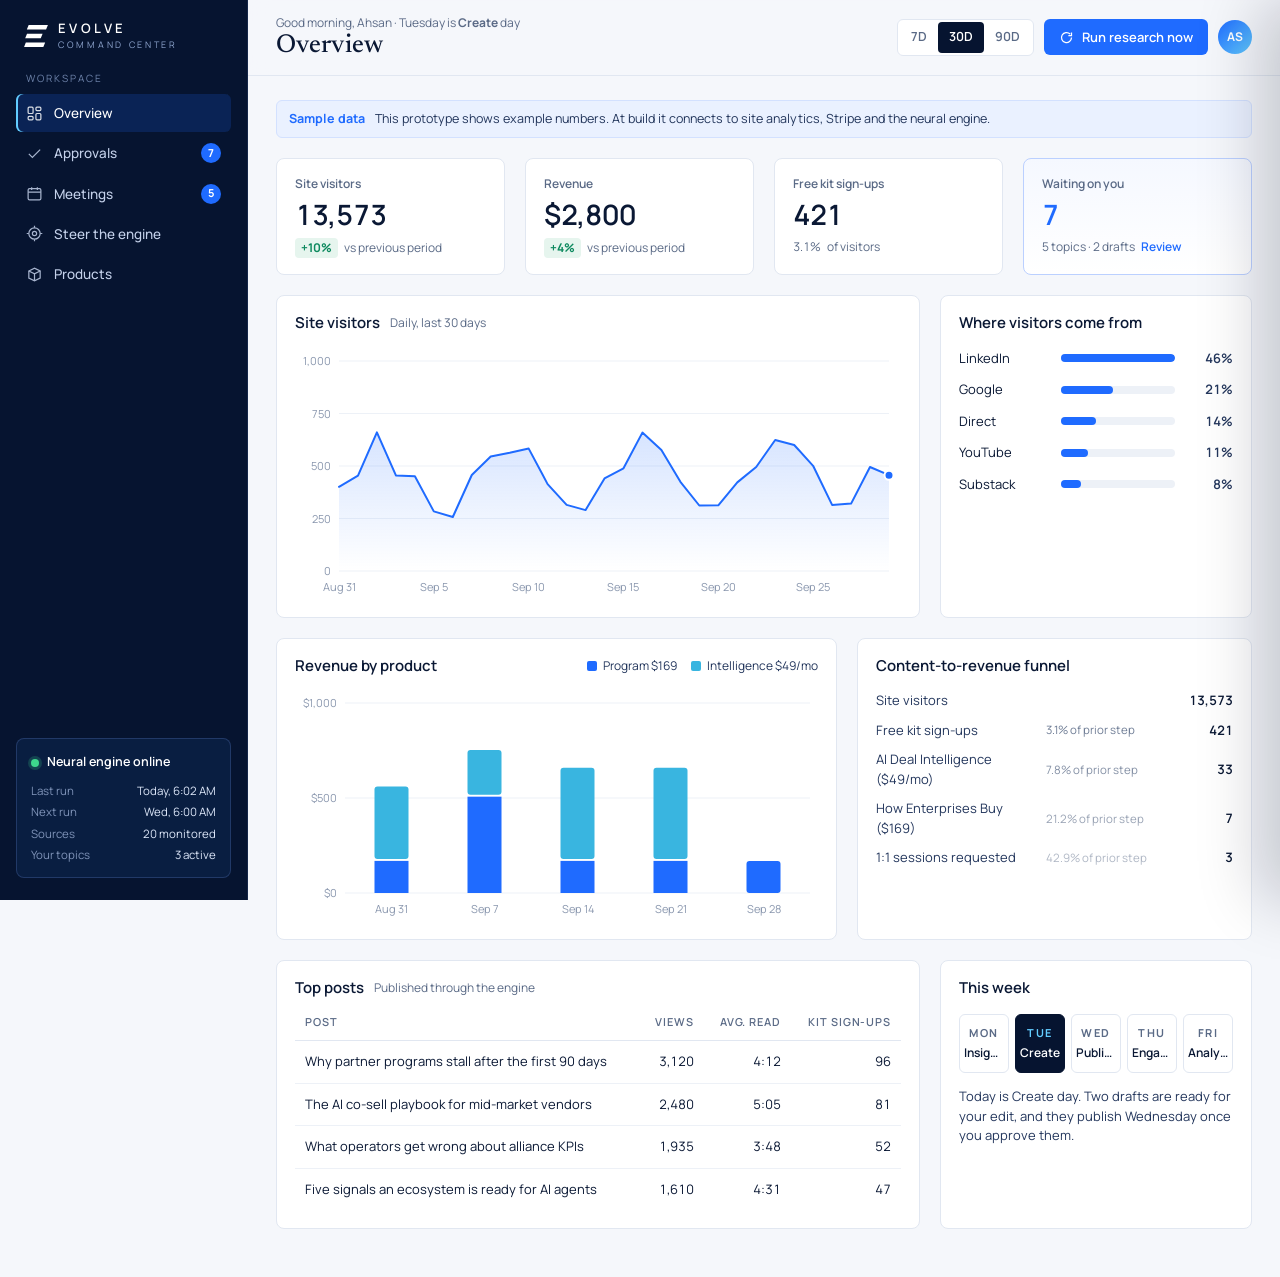
<file: projects/evolve/command-center.html>
<!doctype html><html><head><meta charset=utf8><meta name=viewport content="width=device-width,initial-scale=1,viewport-fit=cover"><style>:root{color-scheme:light;box-sizing:border-box;padding-top:env(safe-area-inset-top,0px);padding-bottom:env(safe-area-inset-bottom,0px)}html{scroll-padding-top:env(safe-area-inset-top,0px)}body{margin:0;padding:0;font:14px -apple-system,BlinkMacSystemFont,sans-serif;background:#faf9f5;color:#141413}img{max-width:100%}[hidden]:not([hidden=until-found i]){display:none!important}</style></head><body>
<meta charset="utf-8">
<meta name="robots" content="noindex">
<title>Evolve Command Center</title>
<link rel="preconnect" href="https://fonts.googleapis.com">
<link rel="preconnect" href="https://fonts.gstatic.com" crossorigin>
<link rel="stylesheet" href="https://fonts.googleapis.com/css2?family=Newsreader:opsz,wght@6..72,400;6..72,500&family=Manrope:wght@400;500;600;700&display=swap">
<style>
:root{
  color-scheme: light;
  --n950:#040C1E; --n900:#061430; --n800:#0A1D3F; --n700:#0F2A57;
  --blue:#1F6BFF; --blue-h:#3A80FF; --blue-soft:#EAF1FF; --cyan:#62CCFF; --teal:#39B5E0;
  --paper:#F5F7FB; --white:#FFFFFF; --ink:#0A1834; --ink-2:#23365C; --muted:#5A6A86; --faint:#8A97AE; --rule:#E1E7F1; --rule-2:#EDF1F7;
  --good:#0E8A5F; --good-bg:#E6F5EE; --warn:#A8660B; --warn-bg:#FDF2E1; --crit:#C2413A; --crit-bg:#FBEAE9;
  --mark:#FFF3C4; --mark-ink:#6B4E00;
  --serif:"Newsreader", "Iowan Old Style", Georgia, serif;
  --sans:"Manrope", "Segoe UI", system-ui, -apple-system, sans-serif;
  --side:248px;
}
*{box-sizing:border-box}
[hidden]{display:none!important}
body{background:var(--paper); color:var(--ink); font-family:var(--sans); font-size:14px; line-height:1.5; -webkit-font-smoothing:antialiased}
button, input, select, textarea{font:inherit; color:inherit}
:focus-visible{outline:2px solid var(--blue); outline-offset:2px; border-radius:4px}
h1,h2,h3{margin:0; font-weight:500; text-wrap:balance}
p{margin:0}
.num{font-variant-numeric:tabular-nums}

/* Layout */
.app{display:grid; grid-template-columns:var(--side) minmax(0,1fr); min-height:100vh}
.side{background:var(--n900); color:#DDE6F7; position:sticky; top:env(safe-area-inset-top,0px); height:100vh; display:flex; flex-direction:column; padding:22px 16px; gap:22px; border-right:1px solid rgba(128,170,255,.12)}
.logo{display:flex; align-items:center; gap:10px; padding:0 8px; color:#fff}
.logo svg{width:24px; height:22px}
.logo-word{display:flex; flex-direction:column; line-height:1}
.logo-word b{font-weight:600; letter-spacing:.26em; font-size:13px}
.logo-word span{font-size:9px; letter-spacing:.3em; margin-top:5px; color:#8FA6CF; text-transform:uppercase}
.nav{display:grid; gap:2px}
.nav-label{font-size:10px; letter-spacing:.2em; text-transform:uppercase; color:#6F84AB; padding:0 10px 6px}
.nav button{display:flex; align-items:center; gap:11px; width:100%; padding:9px 10px; border-radius:6px; border:0; background:transparent; color:#C4D1EA; cursor:pointer; font-size:13.5px; font-weight:500; text-align:left}
.nav button svg{width:17px; height:17px; flex:none; opacity:.85}
.nav button:hover{background:rgba(255,255,255,.05); color:#fff}
.nav button.on{background:rgba(31,107,255,.18); color:#fff; box-shadow:inset 2px 0 0 var(--cyan)}
.nav .badge{margin-left:auto; min-width:20px; height:20px; padding:0 6px; border-radius:10px; background:var(--blue); color:#fff; font-size:11px; font-weight:700; display:grid; place-items:center}
.engine-card{margin-top:auto; border:1px solid rgba(128,170,255,.2); border-radius:8px; padding:14px; background:rgba(15,42,87,.45)}
.engine-card .row{display:flex; align-items:center; gap:8px; font-size:12.5px; font-weight:600; color:#fff}
.pulse{width:8px; height:8px; border-radius:50%; background:#3DD68C; box-shadow:0 0 0 3px rgba(61,214,140,.2)}
.pulse.run{background:var(--cyan); box-shadow:0 0 0 3px rgba(98,204,255,.25); animation:blink 1s infinite}
@keyframes blink{50%{opacity:.35}}
@media (prefers-reduced-motion: reduce){.pulse.run{animation:none}}
.engine-card dl{margin:10px 0 0; display:grid; grid-template-columns:auto 1fr; gap:4px 10px; font-size:11.5px}
.engine-card dt{color:#7F93B8}
.engine-card dd{margin:0; color:#DCE6F8; text-align:right}

.main{min-width:0; display:flex; flex-direction:column}
.top{position:sticky; top:env(safe-area-inset-top,0px); z-index:20; display:flex; align-items:center; gap:16px; padding:14px 28px; background:rgba(245,247,251,.9); backdrop-filter:blur(10px); -webkit-backdrop-filter:blur(10px); border-bottom:1px solid var(--rule)}
.top h1{font-family:var(--serif); font-size:26px; line-height:1.1}
.top .crumb{font-size:12px; color:var(--muted)}
.top-right{margin-left:auto; display:flex; align-items:center; gap:10px}
.seg{display:inline-flex; background:var(--white); border:1px solid var(--rule); border-radius:6px; padding:2px}
.seg button{border:0; background:transparent; padding:6px 11px; font-size:12.5px; font-weight:600; color:var(--muted); border-radius:4px; cursor:pointer}
.seg button.on{background:var(--n900); color:#fff}
.btn{display:inline-flex; align-items:center; justify-content:center; gap:8px; height:36px; padding:0 14px; border-radius:6px; font-size:13px; font-weight:600; border:1px solid transparent; cursor:pointer; white-space:nowrap; transition:background .15s, border-color .15s}
.btn svg{width:15px; height:15px}
.btn-primary{background:var(--blue); color:#fff}
.btn-primary:hover{background:var(--blue-h)}
.btn[disabled]{opacity:.45; cursor:not-allowed}
.btn-line{background:var(--white); border-color:var(--rule); color:var(--ink-2)}
.btn-line:hover{border-color:#C6D2E4}
.btn-ghost{background:transparent; color:var(--muted)}
.btn-ghost:hover{color:var(--ink)}
.btn-good{background:var(--good); color:#fff}
.btn-good:hover{background:#0B7550}
.btn-sm{height:30px; padding:0 10px; font-size:12px}
.avatar{width:34px; height:34px; border-radius:50%; background:linear-gradient(135deg,var(--blue),var(--cyan)); color:#fff; display:grid; place-items:center; font-weight:700; font-size:12px}

.content{padding:24px 28px 48px; display:grid; gap:20px; align-content:start}
.sample{display:flex; align-items:center; gap:10px; font-size:12.5px; color:var(--ink-2); background:var(--blue-soft); border:1px solid #D3E1FF; border-radius:6px; padding:9px 12px}
.sample b{font-weight:700; color:var(--blue)}

/* Grid + cards (bootstrap-style 12 col) */
.row12{display:grid; grid-template-columns:repeat(12, minmax(0,1fr)); gap:20px}
.c3{grid-column:span 3} .c4{grid-column:span 4} .c5{grid-column:span 5} .c6{grid-column:span 6} .c7{grid-column:span 7} .c8{grid-column:span 8} .c12{grid-column:span 12}
.card{background:var(--white); border:1px solid var(--rule); border-radius:8px; min-width:0}
.card-h{display:flex; align-items:center; gap:10px; padding:16px 18px 0}
.card-h h2{font-size:15px; font-weight:600; font-family:var(--sans)}
.card-h .sub{font-size:12px; color:var(--muted)}
.card-h .act{margin-left:auto}
.card-b{padding:14px 18px 18px}

.kpi{padding:16px 18px}
.kpi .l{font-size:12px; color:var(--muted); font-weight:600; display:flex; align-items:center; gap:6px}
.kpi .v{font-size:28px; font-weight:600; letter-spacing:-.01em; margin-top:6px; line-height:1.1}
.kpi .d{margin-top:8px; font-size:12px; display:flex; align-items:center; gap:6px; color:var(--muted)}
.delta{display:inline-flex; align-items:center; gap:3px; font-weight:700; padding:1px 6px; border-radius:4px}
.delta.up{color:var(--good); background:var(--good-bg)}
.delta.down{color:var(--crit); background:var(--crit-bg)}
.kpi.attn{border-color:#BBD0FF; background:linear-gradient(180deg,#F5F8FF,#fff)}
.kpi.attn .v{color:var(--blue)}
.kpi a, .linkbtn{color:var(--blue); font-weight:600; cursor:pointer; background:none; border:0; padding:0; font-size:12px}

.chart{position:relative; width:100%}
.chart svg{display:block; width:100%; overflow:visible}
.chart text{font-family:var(--sans); font-size:11px; fill:var(--faint)}
.tip{position:absolute; pointer-events:none; background:var(--n900); color:#fff; border-radius:6px; padding:8px 10px; font-size:12px; line-height:1.4; white-space:nowrap; transform:translate(-50%, calc(-100% - 12px)); opacity:0; transition:opacity .1s; z-index:3; box-shadow:0 8px 24px rgba(6,20,48,.25)}
.tip b{font-weight:700}
.tip .k{color:#9FB4D8}
.tip i{display:inline-block; width:8px; height:8px; border-radius:2px; margin-right:6px}
.legend{display:flex; gap:14px; font-size:12px; color:var(--ink-2); flex-wrap:wrap}
.legend i{display:inline-block; width:10px; height:10px; border-radius:2px; margin-right:6px; vertical-align:-1px}

.hbar{display:grid; gap:12px}
.hbar-row{display:grid; grid-template-columns:92px minmax(0,1fr) 48px; align-items:center; gap:10px; font-size:13px}
.hbar-row .t{height:8px; background:var(--rule-2); border-radius:4px; overflow:hidden}
.hbar-row .t i{display:block; height:100%; background:var(--blue); border-radius:0 4px 4px 0}
.hbar-row .n{text-align:right; color:var(--ink-2); font-weight:600}

.funnel{display:grid; gap:10px}
.f-row{display:grid; grid-template-columns:150px minmax(0,1fr) 70px; gap:12px; align-items:center; font-size:13px}
.f-row .bar{height:26px; border-radius:4px; background:var(--blue); position:relative; min-width:4px}
.f-row .bar span{position:absolute; left:calc(100% + 8px); top:50%; transform:translateY(-50%); font-size:11.5px; color:var(--muted); white-space:nowrap}
.f-row .n{text-align:right; font-weight:600}
.f-row .lbl{color:var(--ink-2)}

table{width:100%; border-collapse:collapse; font-size:13px}
th{font-size:11px; letter-spacing:.08em; text-transform:uppercase; color:var(--muted); font-weight:600; text-align:left; padding:0 10px 10px; border-bottom:1px solid var(--rule)}
td{padding:11px 10px; border-bottom:1px solid var(--rule-2); vertical-align:middle}
tr:last-child td{border-bottom:0}
td.r, th.r{text-align:right}
.tbl-wrap{overflow-x:auto}

.rhythm{display:grid; grid-template-columns:repeat(5,minmax(0,1fr)); gap:6px}
.day{border:1px solid var(--rule); border-radius:6px; padding:10px 4px; text-align:center; min-width:0}
.day b{display:block; font-size:11px; letter-spacing:.14em; text-transform:uppercase; color:var(--muted)}
.day span{display:block; font-size:12px; font-weight:600; margin-top:3px; overflow:hidden; text-overflow:ellipsis}
.day.today{background:var(--n900); border-color:var(--n900); color:#fff}
.day.today b{color:var(--cyan)}

/* Pills & chips */
.pill{display:inline-flex; align-items:center; gap:5px; height:22px; padding:0 8px; border-radius:11px; font-size:11.5px; font-weight:600; white-space:nowrap}
.pill svg{width:12px; height:12px}
.p-blue{background:var(--blue-soft); color:var(--blue)}
.p-good{background:var(--good-bg); color:var(--good)}
.p-warn{background:var(--warn-bg); color:var(--warn)}
.p-crit{background:var(--crit-bg); color:var(--crit)}
.p-gray{background:var(--rule-2); color:var(--muted)}
.p-dark{background:var(--n900); color:#fff}

/* Approvals */
.tabs{display:flex; gap:4px; border-bottom:1px solid var(--rule)}
.tabs button{border:0; background:none; padding:10px 14px; font-size:13.5px; font-weight:600; color:var(--muted); cursor:pointer; border-bottom:2px solid transparent; margin-bottom:-1px; display:flex; gap:8px; align-items:center}
.tabs button.on{color:var(--ink); border-color:var(--blue)}
.tabs .cnt{font-size:11px; background:var(--rule-2); color:var(--ink-2); padding:1px 7px; border-radius:9px}
.tabs button.on .cnt{background:var(--blue); color:#fff}
.list{display:grid; gap:12px}
.topic{display:grid; grid-template-columns:56px minmax(0,1fr) auto; gap:16px; align-items:start; padding:16px 18px; background:var(--white); border:1px solid var(--rule); border-radius:8px; transition:opacity .3s, transform .3s}
.topic.leaving{opacity:0; transform:translateX(20px)}
.score{width:56px; height:56px; position:relative; display:grid; place-items:center}
.score svg{position:absolute; inset:0; transform:rotate(-90deg)}
.score b{font-size:17px; font-weight:700}
.score small{position:absolute; bottom:-16px; left:0; right:0; text-align:center; font-size:10px; color:var(--muted); letter-spacing:.08em; text-transform:uppercase}
.topic h3{font-family:var(--serif); font-size:20px; line-height:1.2}
.topic .why{margin-top:6px; color:var(--ink-2); font-size:13.5px; max-width:62em}
.topic .meta{display:flex; flex-wrap:wrap; gap:6px; margin-top:10px; align-items:center}
.topic .src{font-size:12px; color:var(--muted)}
.t-act{display:flex; flex-direction:column; gap:6px; align-items:stretch; min-width:124px}
.reject-box{display:none; margin-top:8px; gap:6px; flex-wrap:wrap}
.topic.rejecting .reject-box{display:flex}
.reject-box button{font-size:12px; border:1px solid var(--rule); background:var(--white); border-radius:14px; padding:4px 10px; cursor:pointer}
.reject-box button:hover{border-color:var(--crit); color:var(--crit)}
.empty{padding:40px 20px; text-align:center; color:var(--muted); background:var(--white); border:1px dashed var(--rule); border-radius:8px}

.draft{display:grid; grid-template-columns:minmax(0,1fr) auto; gap:16px; align-items:center; padding:16px 18px; background:var(--white); border:1px solid var(--rule); border-radius:8px}
.draft h3{font-family:var(--serif); font-size:19px; line-height:1.2}
.draft .meta{display:flex; flex-wrap:wrap; gap:6px; margin-top:8px; align-items:center; font-size:12px; color:var(--muted)}
.progress{height:4px; border-radius:2px; background:var(--rule-2); overflow:hidden; width:160px}
.progress i{display:block; height:100%; background:var(--cyan); animation:grow 3s linear forwards}
@keyframes grow{from{width:5%} to{width:100%}}

/* Editor drawer */
.veil{position:fixed; inset:0; background:rgba(4,12,30,.45); z-index:60; opacity:0; pointer-events:none; transition:opacity .2s}
.veil.on{opacity:1; pointer-events:auto}
.drawer{position:fixed; z-index:70; top:0; right:0; bottom:0; width:min(760px, 100%); background:var(--white); transform:translateX(100%); transition:transform .28s cubic-bezier(.2,.8,.2,1); display:flex; flex-direction:column; box-shadow:-20px 0 60px rgba(4,12,30,.2)}
.drawer.on{transform:none}
.d-head{display:flex; align-items:center; gap:12px; padding:calc(16px + env(safe-area-inset-top,0px)) 22px 16px; border-bottom:1px solid var(--rule)}
.d-head h2{font-family:var(--serif); font-size:22px}
.x{margin-left:auto; width:34px; height:34px; border-radius:6px; border:1px solid var(--rule); background:var(--white); cursor:pointer; display:grid; place-items:center}
.x svg{width:14px; height:14px}
.d-body{flex:1; overflow:auto; padding:20px 22px; display:grid; gap:18px; align-content:start}
.d-foot{display:flex; align-items:center; gap:10px; padding:14px 22px calc(14px + env(safe-area-inset-bottom,0px)); border-top:1px solid var(--rule); flex-wrap:wrap}
.d-foot .note{font-size:12px; color:var(--muted); margin-right:auto}
.field{display:grid; gap:6px}
.field label, .flabel{font-size:12px; font-weight:600; color:var(--ink-2)}
.field .hint{font-size:11.5px; color:var(--muted)}
.inp{width:100%; border:1px solid var(--rule); border-radius:6px; padding:9px 11px; background:var(--white); font-size:13.5px}
.inp:focus{outline:none; border-color:var(--blue); box-shadow:0 0 0 3px rgba(31,107,255,.12)}
textarea.inp{resize:vertical; min-height:70px; line-height:1.5}
.two{display:grid; grid-template-columns:1fr 1fr; gap:14px}
.three{display:grid; grid-template-columns:2fr 1fr 1fr; gap:14px}
.body-ed{border:1px solid var(--rule); border-radius:6px; padding:16px 18px; font-family:var(--serif); font-size:17px; line-height:1.6; min-height:260px; color:var(--ink)}
.body-ed:focus{outline:none; border-color:var(--blue); box-shadow:0 0 0 3px rgba(31,107,255,.12)}
.body-ed h4{font-family:var(--sans); font-size:14px; letter-spacing:.02em; margin:16px 0 4px; font-weight:700}
.body-ed p{margin:0 0 12px}
.mk{background:var(--mark); color:var(--mark-ink); border-radius:3px; padding:1px 4px; font-family:var(--sans); font-size:13.5px; font-weight:600; border:1px dashed #E0C35C}
.marker-bar{display:flex; align-items:center; gap:10px; font-size:12.5px; padding:10px 12px; border-radius:6px; background:var(--warn-bg); color:var(--warn)}
.marker-bar.done{background:var(--good-bg); color:var(--good)}
.brief{border:1px solid var(--rule); border-radius:6px; padding:14px 16px; background:var(--paper)}
.brief ol{margin:8px 0 0; padding-left:18px; display:grid; gap:4px; font-size:13px; color:var(--ink-2)}
.check{display:flex; gap:10px; align-items:flex-start; font-size:13px; padding:12px; border-radius:6px; background:var(--crit-bg); color:#7A2621}
.check input{margin-top:3px; accent-color:var(--crit)}

/* Topics (seeds) */
.how{display:grid; grid-template-columns:repeat(3,1fr); gap:0}
.how div{padding:16px 18px; border-left:1px solid var(--rule)}
.how div:first-child{border-left:0}
.how b{display:block; font-size:12px; letter-spacing:.14em; text-transform:uppercase; color:var(--blue)}
.how p{margin-top:6px; font-size:13px; color:var(--ink-2)}
.seed-form{display:grid; gap:14px}
.seed-form .actions{display:flex; justify-content:flex-end; gap:10px}
.prio{display:flex; gap:6px; flex-wrap:wrap}
.prio label{display:flex; align-items:center; gap:6px; border:1px solid var(--rule); border-radius:6px; padding:7px 10px; cursor:pointer; font-size:12.5px; font-weight:600; color:var(--ink-2)}
.prio input{accent-color:var(--blue)}
.prio label:has(input:checked){border-color:var(--blue); background:var(--blue-soft); color:var(--blue)}
.chips{display:flex; flex-wrap:wrap; gap:6px}
.chip{display:inline-flex; align-items:center; gap:6px; padding:4px 6px 4px 10px; border-radius:14px; background:var(--rule-2); font-size:12.5px; color:var(--ink-2)}
.chip button{border:0; background:none; cursor:pointer; color:var(--muted); width:18px; height:18px; border-radius:50%; display:grid; place-items:center}
.chip button:hover{background:#DCE3EE; color:var(--ink)}
.chip button svg{width:10px; height:10px}
.slider-row{display:grid; grid-template-columns:minmax(0,1fr) 150px 38px 60px; gap:12px; align-items:center; font-size:13px; padding:8px 0; border-bottom:1px solid var(--rule-2); transition:background .6s}
.slider-row.fresh{background:var(--blue-soft)}
.slider-row .nm{display:flex; align-items:center; gap:6px; flex-wrap:wrap; min-width:0}
.slider-row .nm label{min-width:0; overflow-wrap:anywhere}
.slider-row .acts{display:flex; justify-content:flex-end; gap:2px}
.star{width:26px; height:26px; border:0; background:none; border-radius:4px; cursor:pointer; color:#B8C2D3; display:grid; place-items:center}
.star:hover{background:var(--rule-2); color:var(--muted)}
.star[aria-pressed="true"]{color:#E0A100}
.star svg{width:15px; height:15px}
.theme-add{display:grid; grid-template-columns:minmax(0,1fr) 150px auto; gap:8px; padding-bottom:14px; margin-bottom:6px; border-bottom:1px solid var(--rule)}
.slider-row:last-child{border-bottom:0}
.slider-row input{accent-color:var(--blue); width:100%}
.slider-row .n{text-align:right; font-weight:600; color:var(--ink-2)}
.icon-btn{border:0; background:none; cursor:pointer; color:var(--muted); padding:4px 6px; border-radius:4px; font-size:12px; font-weight:600}
.icon-btn:hover{color:var(--ink); background:var(--rule-2)}


/* Meetings */
.mk-kpis{display:grid; grid-template-columns:repeat(3,minmax(0,1fr)); gap:20px}
.wk-h{display:flex; align-items:center; gap:10px; padding:14px 18px; border-bottom:1px solid var(--rule); flex-wrap:wrap}
.wk-h h2{font-size:15px; font-weight:600; font-family:var(--sans)}
.wk-nav{display:flex; gap:4px}
.wk-nav button{width:32px; height:32px; border-radius:6px; border:1px solid var(--rule); background:var(--white); cursor:pointer; display:grid; place-items:center; color:var(--ink-2)}
.wk-nav svg{width:14px; height:14px}
.wk-legend{margin-left:auto; display:flex; gap:12px; font-size:12px; color:var(--muted)}
.wk-legend i{display:inline-block; width:12px; height:12px; border-radius:3px; margin-right:6px; vertical-align:-2px}
.wk-legend .lp{background:var(--blue-soft); border:1.5px dashed var(--blue)}
.wk-legend .lc{background:var(--blue)}
.wk-legend .ls{background:var(--warn-bg); border:1.5px dashed var(--warn)}
.wk-scroll{overflow-x:auto}
.wk{display:grid; grid-template-columns:56px repeat(5, minmax(120px,1fr)); min-width:680px}
.wk-dh{padding:10px 8px; text-align:center; border-bottom:1px solid var(--rule); border-left:1px solid var(--rule-2)}
.wk-dh b{display:block; font-size:11px; letter-spacing:.12em; text-transform:uppercase; color:var(--muted)}
.wk-dh span{display:inline-grid; place-items:center; width:30px; height:30px; border-radius:50%; font-size:16px; font-weight:600; margin-top:2px}
.wk-dh.today span{background:var(--blue); color:#fff}
.wk-times{position:relative}
.wk-times div{height:48px; font-size:10.5px; color:var(--faint); text-align:right; padding-right:8px; transform:translateY(-7px)}
.wk-col{position:relative; border-left:1px solid var(--rule-2); background:repeating-linear-gradient(180deg, transparent 0 47px, var(--rule-2) 47px 48px)}
.ev{position:absolute; left:4px; right:4px; border-radius:6px; padding:5px 8px; font-size:11.5px; line-height:1.3; text-align:left; cursor:pointer; overflow:hidden; border:0; font-family:inherit}
.ev b{display:block; font-weight:700; white-space:nowrap; overflow:hidden; text-overflow:ellipsis}
.ev span{display:block; white-space:nowrap; overflow:hidden; text-overflow:ellipsis; opacity:.85}
.ev.pending{background:var(--blue-soft); color:var(--blue); border:1.5px dashed var(--blue)}
.ev.confirmed{background:var(--blue); color:#fff}
.ev.suggested{background:var(--warn-bg); color:var(--warn); border:1.5px dashed var(--warn)}
.ev:hover{filter:brightness(.97)}
.ev.hl{box-shadow:0 0 0 3px rgba(31,107,255,.35)}
.now-line{position:absolute; left:0; right:0; height:2px; background:var(--crit); z-index:2}
.now-line::before{content:""; position:absolute; left:-4px; top:-3px; width:8px; height:8px; border-radius:50%; background:var(--crit)}
.req-list{display:grid}
.req{display:grid; grid-template-columns:36px minmax(0,1fr) auto; gap:12px; align-items:start; padding:12px 18px; border-top:1px solid var(--rule-2); cursor:pointer; background:none; border-left:0; border-right:0; border-bottom:0; text-align:left; width:100%; font-family:inherit}
.req:hover{background:var(--paper)}
.req.sel{background:var(--blue-soft)}
.req .av{width:36px; height:36px; border-radius:50%; background:var(--n700); color:#fff; display:grid; place-items:center; font-size:12px; font-weight:700}
.req b{display:block; font-size:13.5px; font-weight:600}
.req .co{font-size:12.5px; color:var(--muted)}
.req .when{font-size:12px; color:var(--ink-2); margin-top:4px}
.req .new{width:8px; height:8px; border-radius:50%; background:var(--blue); display:inline-block; margin-left:6px; vertical-align:1px}
.mfilter{display:flex; gap:4px; padding:12px 18px 10px; flex-wrap:wrap}
.mfilter button{border:1px solid var(--rule); background:var(--white); border-radius:14px; padding:4px 10px; font-size:12px; font-weight:600; color:var(--muted); cursor:pointer}
.mfilter button.on{background:var(--n900); border-color:var(--n900); color:#fff}
.m-when{display:grid; grid-template-columns:auto 1fr; gap:14px; align-items:center; padding:16px; border-radius:8px; background:var(--paper); border:1px solid var(--rule)}
.m-cal{width:56px; border-radius:8px; overflow:hidden; text-align:center; background:var(--white); border:1px solid var(--rule)}
.m-cal b{display:block; background:var(--blue); color:#fff; font-size:10.5px; letter-spacing:.12em; text-transform:uppercase; padding:3px 0}
.m-cal span{display:block; font-size:22px; font-weight:700; padding:4px 0}
.m-when h3{font-family:var(--sans); font-size:16px; font-weight:600}
.m-when p{font-size:13px; color:var(--muted); margin-top:2px}
.dl{display:grid; grid-template-columns:140px minmax(0,1fr); gap:10px 16px; font-size:13.5px; margin:0}
.dl dt{color:var(--muted)}
.dl dd{margin:0; font-weight:600; overflow-wrap:anywhere}
.quote{border-left:3px solid var(--blue); padding:10px 14px; background:var(--paper); border-radius:0 6px 6px 0; font-size:14px; color:var(--ink-2); line-height:1.6}
.sec-t{font-size:11px; letter-spacing:.14em; text-transform:uppercase; color:var(--muted); font-weight:600; margin-bottom:8px}
.alt{display:none; gap:8px; align-items:end; flex-wrap:wrap; padding:14px; border:1px solid var(--rule); border-radius:8px}
.alt.on{display:flex}
.alt .field{flex:1; min-width:160px}
@media (max-width: 860px){
  .mk-kpis{grid-template-columns:1fr}
  .dl{grid-template-columns:1fr; gap:2px}
  .dl dd{margin-bottom:8px}
}

/* Products */
.prod{display:grid; grid-template-columns:64px minmax(0,1.6fr) repeat(3, minmax(0,.8fr)) auto; gap:16px; align-items:center; padding:16px 18px; background:var(--white); border:1px solid var(--rule); border-radius:8px}
.p-ico{width:64px; height:64px; border-radius:6px; background:linear-gradient(150deg,#0F2A57,#061430); display:grid; place-items:center; color:var(--cyan); font-size:10px; font-weight:700; letter-spacing:.08em}
.p-ico svg{width:26px; height:26px}
.prod h3{font-family:var(--serif); font-size:19px; line-height:1.2}
.prod .desc{font-size:12.5px; color:var(--muted); margin-top:4px}
.stat .k{font-size:11px; color:var(--muted); letter-spacing:.06em; text-transform:uppercase; font-weight:600}
.stat .v{font-size:17px; font-weight:600; margin-top:2px}
.switch{position:relative; width:36px; height:20px; flex:none}
.switch input{position:absolute; inset:0; opacity:0; cursor:pointer; margin:0}
.switch span{position:absolute; inset:0; background:#CBD5E4; border-radius:10px; transition:background .2s; pointer-events:none}
.switch span::after{content:""; position:absolute; top:2px; left:2px; width:16px; height:16px; background:#fff; border-radius:50%; transition:transform .2s; box-shadow:0 1px 2px rgba(0,0,0,.2)}
.switch input:checked + span{background:var(--good)}
.switch input:checked + span::after{transform:translateX(16px)}
.status-cell{display:flex; align-items:center; gap:8px; font-size:12.5px; font-weight:600}

.toast{position:fixed; z-index:90; left:50%; bottom:calc(24px + env(safe-area-inset-bottom,0px)); transform:translate(-50%,16px); background:var(--n900); color:#fff; padding:10px 16px; border-radius:6px; font-size:13px; opacity:0; transition:opacity .2s, transform .2s; pointer-events:none; max-width:calc(100% - 32px)}
.toast.on{opacity:1; transform:translate(-50%,0)}

[data-view]{display:none}
[data-view].on{display:grid}

@media (max-width: 1180px){
  .c3{grid-column:span 6} .c4, .c5, .c7, .c8{grid-column:span 12} .c6{grid-column:span 12}
  .prod{grid-template-columns:56px minmax(0,1fr) auto; }
  .prod .stat{display:none}
}
@media (max-width: 860px){
  .app{grid-template-columns:1fr}
  .side{position:sticky; top:env(safe-area-inset-top,0px); z-index:30; height:auto; flex-direction:row; align-items:center; padding:10px 16px; gap:12px; overflow-x:auto}
  .side .nav-label, .engine-card, .logo-word span{display:none}
  .nav{display:flex; gap:4px}
  .nav button{white-space:nowrap; padding:8px 10px}
  .nav button.on{box-shadow:inset 0 -2px 0 var(--cyan)}
  .top{position:static; flex-wrap:wrap; padding:14px 16px}
  .top-right{margin-left:0; width:100%; flex-wrap:wrap}
  .content{padding:16px 16px 40px}
  .c3{grid-column:span 6}
  .kpi .v{font-size:22px}
  .top .avatar{display:none}
  .row12{gap:12px}
  .topic{grid-template-columns:48px minmax(0,1fr)}
  .t-act{grid-column:1 / -1; flex-direction:row; flex-wrap:wrap}
  .draft{grid-template-columns:1fr}
  .how{grid-template-columns:1fr}
  .how div{border-left:0; border-top:1px solid var(--rule)}
  .how div:first-child{border-top:0}
  .two, .three{grid-template-columns:1fr}
  .f-row{grid-template-columns:110px minmax(0,1fr) 54px}
  .slider-row{grid-template-columns:minmax(0,1fr) 96px 34px 56px; gap:8px}
  .theme-add{grid-template-columns:1fr 1fr}
  .theme-add .btn{grid-column:1 / -1}
  .rhythm{grid-template-columns:repeat(5,minmax(0,1fr))}
  .day{padding:8px 4px}
  .day span{font-size:11.5px}
}
</style>

<div class="app">
  <aside class="side">
    <div class="logo">
      <svg viewBox="0 0 26 24" aria-hidden="true"><path d="M5 0h21l-2 5H3z M3.2 9.5h17l-2 5H1.2z M1.9 19h21.1l-2 5H0z" fill="currentColor"/></svg>
      <span class="logo-word"><b>EVOLVE</b><span>Command center</span></span>
    </div>
    <nav class="nav" aria-label="Dashboard">
      <div class="nav-label">Workspace</div>
      <button class="on" data-go="overview"><svg viewBox="0 0 24 24" fill="none" stroke="currentColor" stroke-width="1.7"><rect x="3" y="3" width="7" height="9" rx="1.5"/><rect x="14" y="3" width="7" height="5" rx="1.5"/><rect x="14" y="12" width="7" height="9" rx="1.5"/><rect x="3" y="16" width="7" height="5" rx="1.5"/></svg>Overview</button>
      <button data-go="approvals"><svg viewBox="0 0 24 24" fill="none" stroke="currentColor" stroke-width="1.7"><path d="M4 12.5l5 5L20 6.5"/></svg>Approvals<span class="badge" id="navBadge">0</span></button>
      <button data-go="meetings"><svg viewBox="0 0 24 24" fill="none" stroke="currentColor" stroke-width="1.7"><rect x="3" y="5" width="18" height="16" rx="2"/><path d="M3 10h18M8 3v4M16 3v4"/></svg>Meetings<span class="badge" id="navMeet">0</span></button>
      <button data-go="topics"><svg viewBox="0 0 24 24" fill="none" stroke="currentColor" stroke-width="1.7"><circle cx="12" cy="12" r="3"/><circle cx="12" cy="12" r="8"/><path d="M12 1v3M12 20v3M1 12h3M20 12h3"/></svg>Steer the engine</button>
      <button data-go="products"><svg viewBox="0 0 24 24" fill="none" stroke="currentColor" stroke-width="1.7"><path d="M4 7l8-4 8 4v10l-8 4-8-4z"/><path d="M4 7l8 4 8-4M12 11v10"/></svg>Products</button>
    </nav>
    <div class="engine-card" aria-live="polite">
      <div class="row"><span class="pulse" id="enginePulse"></span><span id="engineState">Neural engine online</span></div>
      <dl>
        <dt>Last run</dt><dd id="lastRun">Today, 6:02 AM</dd>
        <dt>Next run</dt><dd>Wed, 6:00 AM</dd>
        <dt>Sources</dt><dd>20 monitored</dd>
        <dt>Your topics</dt><dd id="seedCountSide">0 active</dd>
      </dl>
    </div>
  </aside>

  <div class="main">
    <header class="top">
      <div>
        <div class="crumb">Good morning, Ahsan · Tuesday is <b>Create</b> day</div>
        <h1 id="viewTitle">Overview</h1>
      </div>
      <div class="top-right">
        <div class="seg" role="group" aria-label="Date range" id="rangeSeg">
          <button data-r="7">7D</button><button data-r="30" class="on">30D</button><button data-r="90">90D</button>
        </div>
        <button class="btn btn-primary" id="runBtn"><svg viewBox="0 0 24 24" fill="none" stroke="currentColor" stroke-width="2"><path d="M20 12a8 8 0 1 1-2.3-5.6M20 4v5h-5"/></svg>Run research now</button>
        <span class="avatar" aria-label="Ahsan Shah">AS</span>
      </div>
    </header>

    <div class="content">
      <div class="sample"><b>Sample data</b> This prototype shows example numbers. At build it connects to site analytics, Stripe and the neural engine.</div>

      <!-- OVERVIEW -->
      <section data-view="overview" class="on" style="gap:20px">
        <div class="row12">
          <div class="card kpi c3"><div class="l">Site visitors</div><div class="v num" id="kVis">0</div><div class="d"><span class="delta up" id="kVisD">+0%</span> vs previous period</div></div>
          <div class="card kpi c3"><div class="l">Revenue</div><div class="v num" id="kRev">$0</div><div class="d"><span class="delta up" id="kRevD">+0%</span> vs previous period</div></div>
          <div class="card kpi c3"><div class="l">Free kit sign-ups</div><div class="v num" id="kSign">0</div><div class="d"><span class="num" id="kSignR">0%</span> of visitors</div></div>
          <div class="card kpi attn c3"><div class="l">Waiting on you</div><div class="v num" id="kWait">0</div><div class="d"><span id="kWaitD">0 topics · 0 drafts</span> <button class="linkbtn" data-go="approvals">Review</button></div></div>
        </div>

        <div class="row12">
          <div class="card c8">
            <div class="card-h"><h2>Site visitors</h2><span class="sub" id="visSub">Daily, last 30 days</span></div>
            <div class="card-b"><div class="chart" id="visChart"></div></div>
          </div>
          <div class="card c4">
            <div class="card-h"><h2>Where visitors come from</h2></div>
            <div class="card-b"><div class="hbar" id="sources"></div></div>
          </div>
        </div>

        <div class="row12">
          <div class="card c7">
            <div class="card-h"><h2>Revenue by product</h2><span class="act legend"><span><i style="background:#1F6BFF"></i>Program $169</span><span><i style="background:#39B5E0"></i>Intelligence $49/mo</span></span></div>
            <div class="card-b"><div class="chart" id="revChart"></div></div>
          </div>
          <div class="card c5">
            <div class="card-h"><h2>Content-to-revenue funnel</h2></div>
            <div class="card-b"><div class="funnel" id="funnel"></div></div>
          </div>
        </div>

        <div class="row12">
          <div class="card c8">
            <div class="card-h"><h2>Top posts</h2><span class="sub">Published through the engine</span></div>
            <div class="card-b tbl-wrap">
              <table><thead><tr><th>Post</th><th class="r">Views</th><th class="r">Avg. read</th><th class="r">Kit sign-ups</th></tr></thead><tbody id="topPosts"></tbody></table>
            </div>
          </div>
          <div class="card c4">
            <div class="card-h"><h2>This week</h2></div>
            <div class="card-b" style="display:grid; gap:14px">
              <div class="rhythm" id="rhythm"></div>
              <p style="font-size:13px; color:var(--ink-2)" id="rhythmNote"></p>
            </div>
          </div>
        </div>
      </section>

      <!-- APPROVALS -->
      <section data-view="approvals" style="gap:16px">
        <div class="tabs" role="tablist">
          <button class="on" data-tab="topics" role="tab">Topics from the engine <span class="cnt" id="tCnt">0</span></button>
          <button data-tab="drafts" role="tab">Drafts to publish <span class="cnt" id="dCnt">0</span></button>
        </div>
        <div id="tabTopics" class="list"></div>
        <div id="tabDrafts" class="list" hidden></div>
      </section>

      <!-- TOPICS / STEER -->
      <section data-view="topics" style="gap:20px">
        <div class="card"><div class="how">
          <div><b>1 · You add a topic</b><p>A theme, company, person or link you want covered, plus your angle on it.</p></div>
          <div><b>2 · The engine searches for it</b><p>Your topics are added to every research run and matching stories score higher.</p></div>
          <div><b>3 · You approve what fits</b><p>Matches show up in Approvals tagged with the topic that found them.</p></div>
        </div></div>

        <div class="row12">
          <div class="card c5">
            <div class="card-h"><h2>Add a topic</h2></div>
            <div class="card-b">
              <form class="seed-form" id="seedForm">
                <div class="field"><label for="sTopic">Topic, company or link</label><input class="inp" id="sTopic" placeholder="e.g. Hyperscaler co-sell programs" required></div>
                <div class="two">
                  <div class="field"><label for="sType">Type</label><select class="inp" id="sType"><option>Theme</option><option>Company</option><option>Person</option><option>Link</option></select></div>
                  <div class="field"><label for="sExp">Keep active</label><select class="inp" id="sExp"><option>Until I remove it</option><option>30 days</option><option>This week</option></select></div>
                </div>
                <div class="field"><span class="flabel">Priority</span>
                  <div class="prio">
                    <label><input type="radio" name="prio" value="Always cover"> Always cover</label>
                    <label><input type="radio" name="prio" value="Boost" checked> Boost</label>
                    <label><input type="radio" name="prio" value="Watch"> Watch</label>
                  </div>
                  <span class="hint">Always cover: every match reaches you. Boost: matches rank higher. Watch: only strong matches.</span>
                </div>
                <div class="field"><label for="sAngle">Your angle (optional)</label><textarea class="inp" id="sAngle" placeholder="What you want to say about it. The engine uses this to write the brief."></textarea></div>
                <div class="actions"><button class="btn btn-primary" type="submit">Add to engine</button></div>
              </form>
            </div>
          </div>
          <div class="card c7">
            <div class="card-h"><h2>Your topics</h2><span class="sub" id="seedSub">0 active</span></div>
            <div class="card-b tbl-wrap">
              <table><thead><tr><th>Topic</th><th>Priority</th><th class="r">Matches this week</th><th class="r"></th></tr></thead><tbody id="seedRows"></tbody></table>
            </div>
          </div>
        </div>

        <div class="row12">
          <div class="card c7">
            <div class="card-h"><h2>Theme mix</h2><span class="sub">How much of each research run goes to each theme</span></div>
            <div class="card-b">
              <form class="theme-add" id="themeForm">
                <label for="themeInp" hidden>New theme</label><input class="inp" id="themeInp" placeholder="Add a theme, e.g. Sovereign AI" maxlength="60">
                <label for="themePrio" hidden>Priority</label><select class="inp" id="themePrio"><option value="35">High priority</option><option value="20" selected>Standard</option><option value="10">Light</option></select>
                <button class="btn btn-primary" type="submit">Add theme</button>
              </form>
              <div id="themes"></div>
            </div>
          </div>
          <div class="card c5">
            <div class="card-h"><h2>Never suggest</h2></div>
            <div class="card-b" style="display:grid; gap:12px">
              <p style="font-size:13px; color:var(--ink-2)">Topics, people or sources the engine should skip.</p>
              <form id="avoidForm" style="display:flex; gap:8px"><label class="sr" for="avoidInp" hidden>Add</label><input class="inp" id="avoidInp" placeholder="e.g. Crypto price moves"><button class="btn btn-line" type="submit">Add</button></form>
              <div class="chips" id="avoidChips"></div>
            </div>
          </div>
        </div>
      </section>

      <!-- MEETINGS -->
      <section data-view="meetings" style="gap:20px">
        <div class="mk-kpis">
          <div class="card kpi attn"><div class="l">Waiting for your reply</div><div class="v num" id="mPend">0</div><div class="d">Requests nobody has answered yet</div></div>
          <div class="card kpi"><div class="l">Confirmed, next 2 weeks</div><div class="v num" id="mConf">0</div><div class="d" id="mConfD">Meetings on your calendar</div></div>
          <div class="card kpi"><div class="l">Requests this month</div><div class="v num" id="mMonth">0</div><div class="d">From the Book a meeting page</div></div>
        </div>
        <div class="row12">
          <div class="card c8">
            <div class="wk-h">
              <div class="wk-nav"><button type="button" id="wkPrev" aria-label="Previous week"><svg viewBox="0 0 16 16" fill="none" stroke="currentColor" stroke-width="1.8"><path d="M10 3L5 8l5 5"/></svg></button><button type="button" id="wkNext" aria-label="Next week"><svg viewBox="0 0 16 16" fill="none" stroke="currentColor" stroke-width="1.8"><path d="M6 3l5 5-5 5"/></svg></button></div>
              <button type="button" class="btn btn-line btn-sm" id="wkToday">This week</button>
              <h2 id="wkLabel">Week</h2>
              <div class="wk-legend"><span><i class="lp"></i>Requested</span><span><i class="lc"></i>Confirmed</span><span><i class="ls"></i>New time proposed</span></div>
            </div>
            <div class="wk-scroll"><div class="wk" id="wk"></div></div>
          </div>
          <div class="card c4">
            <div class="card-h"><h2>Requests</h2><span class="sub">Central Time</span></div>
            <div class="mfilter" role="group" aria-label="Filter requests">
              <button class="on" data-mf="pending">Needs reply</button><button data-mf="confirmed">Confirmed</button><button data-mf="all">All</button>
            </div>
            <div class="req-list" id="reqList"></div>
          </div>
        </div>
      </section>

      <!-- PRODUCTS -->
      <section data-view="products" style="gap:14px">
        <div style="display:flex; align-items:center; gap:12px; flex-wrap:wrap">
          <p style="color:var(--ink-2)">Edit what's for sale on the site. Changes go live when you save.</p>
          <button class="btn btn-line" id="addProd" style="margin-left:auto"><svg viewBox="0 0 24 24" fill="none" stroke="currentColor" stroke-width="2"><path d="M12 5v14M5 12h14"/></svg>New product</button>
        </div>
        <div class="list" id="prodList"></div>
      </section>
    </div>
  </div>
</div>

<!-- Drawer (draft editor / product editor) -->
<div class="veil" id="veil"></div>
<aside class="drawer" id="drawer" aria-hidden="true">
  <div class="d-head"><h2 id="dTitle">Edit</h2><span id="dPill"></span><button class="x" id="dClose" aria-label="Close"><svg viewBox="0 0 16 16" fill="none" stroke="currentColor" stroke-width="1.8"><path d="M3 3l10 10M13 3L3 13"/></svg></button></div>
  <div class="d-body" id="dBody"></div>
  <div class="d-foot" id="dFoot"></div>
</aside>
<div class="toast" id="toast" role="status"></div>

<script>
(() => {
  const $ = s => document.querySelector(s), $$ = s => [...document.querySelectorAll(s)];
  const esc = s => String(s).replace(/[&<>"]/g, c => ({ '&':'&amp;', '<':'&lt;', '>':'&gt;', '"':'&quot;' }[c]));
  const fmt = n => Math.round(n).toLocaleString('en-US');
  const money = n => '$' + Math.round(n).toLocaleString('en-US');
  let tt; const toast = m => { const t = $('#toast'); t.textContent = m; t.classList.add('on'); clearTimeout(tt); tt = setTimeout(() => t.classList.remove('on'), 2600); };
  const ICON = {
    x:'<svg viewBox="0 0 16 16" fill="none" stroke="currentColor" stroke-width="2"><path d="M4 4l8 8M12 4l-8 8"/></svg>',
    flag:'<svg viewBox="0 0 16 16" fill="none" stroke="currentColor" stroke-width="1.8"><path d="M3 14V2.5M3 3h8l-1.5 3L11 9H3"/></svg>',
    seed:'<svg viewBox="0 0 16 16" fill="none" stroke="currentColor" stroke-width="1.8"><circle cx="8" cy="8" r="2"/><circle cx="8" cy="8" r="5.5"/></svg>'
  };

  /* ---------------- Navigation ---------------- */
  const TITLES = { overview:'Overview', approvals:'Approvals', meetings:'Meeting requests', topics:'Steer the engine', products:'Products' };
  function go(v){
    $$('[data-view]').forEach(s => s.classList.toggle('on', s.dataset.view === v));
    $$('.nav button').forEach(b => b.classList.toggle('on', b.dataset.go === v));
    $('#viewTitle').textContent = TITLES[v];
    $('#rangeSeg').style.visibility = v === 'overview' ? 'visible' : 'hidden';
    if (v === 'overview') drawCharts();
    scrollTo({ top:0 });
  }
  document.addEventListener('click', e => { const b = e.target.closest('[data-go]'); if (b) go(b.dataset.go); });

  /* ---------------- Sample analytics ---------------- */
  let seed = 7; const rnd = () => (seed = (seed * 16807) % 2147483647) / 2147483647;
  const TODAY = new Date(2026, 8, 29);
  const DAYS = [];
  for (let i = 179; i >= 0; i--){
    const d = new Date(TODAY); d.setDate(d.getDate() - i);
    const dow = d.getDay(); const trend = 250 + (179 - i) * 1.35;
    const wk = [0.62, 0.95, 1.05, 1.32, 1.12, 0.98, 0.7][dow]; // Wed publish spike
    const v = trend * wk * (0.88 + rnd() * 0.24);
    const tk = rnd() < 0.62 + (179 - i) / 600 ? Math.round(rnd() * 2.3) : 0;
    const pb = rnd() < 0.34 + (179 - i) / 700 ? Math.round(rnd() * 1.4) : 0;
    DAYS.push({ d, v: Math.round(v), tk, pb });
  }
  let range = 30;
  const sum = (a, f) => a.reduce((s, x) => s + f(x), 0);
  function slice(n, off = 0){ return DAYS.slice(DAYS.length - n - off, DAYS.length - off); }
  const pct = (a, b) => b ? (a - b) / b * 100 : 0;
  function setDelta(el, p){ el.textContent = (p >= 0 ? '+' : '') + p.toFixed(0) + '%'; el.className = 'delta ' + (p >= 0 ? 'up' : 'down'); }
  const SOURCES = [['LinkedIn', .46], ['Google', .21], ['Direct', .14], ['YouTube', .11], ['Substack', .08]];
  const POSTS = [
    ['Why partner programs stall after the first 90 days', 3120, '4:12', 96],
    ['The AI co-sell playbook for mid-market vendors', 2480, '5:05', 81],
    ['What operators get wrong about alliance KPIs', 1935, '3:48', 52],
    ['Five signals an ecosystem is ready for AI agents', 1610, '4:31', 47]
  ];

  function renderOverview(){
    const cur = slice(range), prev = slice(range, range);
    const vis = sum(cur, x => x.v), pvis = sum(prev, x => x.v);
    const rev = sum(cur, x => x.tk * 49 + x.pb * 169), prev_rev = sum(prev, x => x.tk * 49 + x.pb * 169);
    const signups = Math.round(vis * 0.031);
    $('#kVis').textContent = fmt(vis); setDelta($('#kVisD'), pct(vis, pvis));
    $('#kRev').textContent = money(rev); setDelta($('#kRevD'), pct(rev, prev_rev));
    $('#kSign').textContent = fmt(signups); $('#kSignR').textContent = (signups / vis * 100).toFixed(1) + '%';
    $('#visSub').textContent = `Daily, last ${range} days`;
    $('#sources').innerHTML = SOURCES.map(([n, s]) => `<div class="hbar-row"><span>${n}</span><span class="t"><i style="width:${s / .46 * 100}%"></i></span><span class="n num">${Math.round(s * 100)}%</span></div>`).join('');
    const tkU = sum(cur, x => x.tk), pbU = sum(cur, x => x.pb);
    const F = [['Site visitors', vis], ['Free kit sign-ups', signups], ['AI Deal Intelligence ($49/mo)', tkU], ['How Enterprises Buy ($169)', pbU], ['1:1 sessions requested', Math.max(1, Math.round(pbU * .45))]];
    $('#funnel').innerHTML = F.map(([n, v], i) => {
      const w = i === 0 ? 100 : Math.max(2, Math.sqrt(v / vis) * 100);
      const conv = i ? `${(v / F[i - 1][1] * 100).toFixed(1)}% of prior step` : '';
      return `<div class="f-row"><span class="lbl">${n}</span><span><span class="bar" style="width:${Math.min(80, w)}%; opacity:${1 - i * .13}"><span>${conv}</span></span></span><span class="n num">${fmt(v)}</span></div>`;
    }).join('');
    const scale = range / 30;
    $('#topPosts').innerHTML = POSTS.map(([t, v, r, s]) => `<tr><td>${esc(t)}</td><td class="r num">${fmt(v * scale)}</td><td class="r num">${r}</td><td class="r num">${fmt(s * scale)}</td></tr>`).join('');
    drawCharts();
  }

  /* ---------------- Charts ---------------- */
  function nice(max){ const p = Math.pow(10, Math.floor(Math.log10(max))); const m = max / p; const s = m <= 1 ? 1 : m <= 2 ? 2 : m <= 5 ? 5 : 10; return s * p; }
  const MON = ['Jan','Feb','Mar','Apr','May','Jun','Jul','Aug','Sep','Oct','Nov','Dec'];
  const dlabel = d => `${MON[d.getMonth()]} ${d.getDate()}`;

  function lineChart(el, pts){
    const W = el.clientWidth || 600, H = 250, L = 44, Rr = 12, T = 12, B = 28;
    const max = nice(Math.max(...pts.map(p => p.v)) * 1.1);
    const x = i => L + (W - L - Rr) * (pts.length === 1 ? .5 : i / (pts.length - 1));
    const y = v => T + (H - T - B) * (1 - v / max);
    const ticks = [0, .25, .5, .75, 1].map(f => f * max);
    const line = pts.map((p, i) => `${i ? 'L' : 'M'}${x(i).toFixed(1)},${y(p.v).toFixed(1)}`).join('');
    const area = `${line}L${x(pts.length - 1)},${y(0)}L${x(0)},${y(0)}Z`;
    const every = Math.ceil(pts.length / 6);
    const last = pts[pts.length - 1];
    el.innerHTML = `<svg viewBox="0 0 ${W} ${H}" height="${H}" role="img" aria-label="Daily site visitors">
      <defs><linearGradient id="ag" x1="0" y1="0" x2="0" y2="1"><stop offset="0" stop-color="#1F6BFF" stop-opacity=".18"/><stop offset="1" stop-color="#1F6BFF" stop-opacity="0"/></linearGradient></defs>
      ${ticks.map(t => `<line x1="${L}" x2="${W - Rr}" y1="${y(t)}" y2="${y(t)}" stroke="#EDF1F7"/><text x="${L - 8}" y="${y(t) + 4}" text-anchor="end">${fmt(t)}</text>`).join('')}
      ${pts.map((p, i) => i % every === 0 ? `<text x="${x(i)}" y="${H - 8}" text-anchor="middle">${dlabel(p.d)}</text>` : '').join('')}
      <path d="${area}" fill="url(#ag)"/>
      <path d="${line}" fill="none" stroke="#1F6BFF" stroke-width="2" stroke-linejoin="round" stroke-linecap="round"/>
      <circle cx="${x(pts.length - 1)}" cy="${y(last.v)}" r="4.5" fill="#1F6BFF" stroke="#fff" stroke-width="2"/>
      <line id="xh" x1="0" x2="0" y1="${T}" y2="${H - B}" stroke="#8A97AE" stroke-dasharray="3 3" opacity="0"/>
      <circle id="xd" r="5" fill="#1F6BFF" stroke="#fff" stroke-width="2" opacity="0"/>
      <rect x="${L}" y="${T}" width="${W - L - Rr}" height="${H - T - B}" fill="transparent" id="hit"/>
    </svg><div class="tip"></div>`;
    const tip = el.querySelector('.tip'), xh = el.querySelector('#xh'), xd = el.querySelector('#xd');
    const move = ev => {
      const r = el.getBoundingClientRect(); const mx = (ev.clientX - r.left) * (W / r.width);
      const i = Math.max(0, Math.min(pts.length - 1, Math.round((mx - L) / (W - L - Rr) * (pts.length - 1))));
      const p = pts[i];
      xh.setAttribute('x1', x(i)); xh.setAttribute('x2', x(i)); xh.setAttribute('opacity', 1);
      xd.setAttribute('cx', x(i)); xd.setAttribute('cy', y(p.v)); xd.setAttribute('opacity', 1);
      tip.innerHTML = `<span class="k">${p.d.toLocaleDateString('en-US', { weekday:'short', month:'short', day:'numeric' })}</span><br><b>${fmt(p.v)}</b> visitors`;
      tip.style.left = (x(i) / W * r.width) + 'px'; tip.style.top = (y(p.v) / H * r.height) + 'px'; tip.style.opacity = 1;
    };
    const hit = el.querySelector('#hit');
    hit.addEventListener('pointermove', move);
    hit.addEventListener('pointerleave', () => { tip.style.opacity = 0; xh.setAttribute('opacity', 0); xd.setAttribute('opacity', 0); });
  }

  function barChart(el, groups){
    const W = el.clientWidth || 500, H = 230, L = 50, Rr = 8, T = 12, B = 28;
    const max = nice(Math.max(1, ...groups.map(g => g.pb + g.tk)) * 1.1);
    const n = groups.length, slot = (W - L - Rr) / n, bw = Math.min(34, slot * .6);
    const y = v => T + (H - T - B) * (1 - v / max);
    const ticks = [0, .5, 1].map(f => f * max);
    const every = Math.ceil(n / 7);
    let bars = '';
    groups.forEach((g, i) => {
      const cx = L + slot * i + slot / 2, x0 = cx - bw / 2;
      const hp = y(0) - y(g.pb), ht = y(0) - y(g.tk);
      // program at base, membership above with 2px gap; rounded top on the top segment
      if (g.pb > 0) bars += `<rect x="${x0}" y="${y(g.pb)}" width="${bw}" height="${hp}" fill="#1F6BFF" rx="${g.tk ? 0 : 3}"/>`;
      if (g.tk > 0) bars += `<rect x="${x0}" y="${y(g.pb + g.tk)}" width="${bw}" height="${Math.max(0, ht - (g.pb ? 2 : 0))}" fill="#39B5E0" rx="3"/>`;
      bars += `<rect class="bh" data-i="${i}" x="${L + slot * i}" y="${T}" width="${slot}" height="${H - T - B}" fill="transparent"/>`;
      if (i % every === 0) bars += `<text x="${cx}" y="${H - 8}" text-anchor="middle">${g.label}</text>`;
    });
    el.innerHTML = `<svg viewBox="0 0 ${W} ${H}" height="${H}" role="img" aria-label="Revenue by product">
      ${ticks.map(t => `<line x1="${L}" x2="${W - Rr}" y1="${y(t)}" y2="${y(t)}" stroke="#EDF1F7"/><text x="${L - 8}" y="${y(t) + 4}" text-anchor="end">${money(t)}</text>`).join('')}
      ${bars}</svg><div class="tip"></div>`;
    const tip = el.querySelector('.tip');
    el.querySelectorAll('.bh').forEach(h => {
      h.addEventListener('pointerenter', () => {
        const g = groups[+h.dataset.i], r = el.getBoundingClientRect();
        tip.innerHTML = `<span class="k">${g.full}</span><br><i style="background:#1F6BFF"></i>Program <b>${money(g.pb)}</b><br><i style="background:#39B5E0"></i>Intelligence <b>${money(g.tk)}</b>`;
        const cx = L + slot * (+h.dataset.i) + slot / 2;
        tip.style.left = (cx / W * r.width) + 'px'; tip.style.top = (y(g.pb + g.tk) / H * r.height) + 'px'; tip.style.opacity = 1;
      });
      h.addEventListener('pointerleave', () => tip.style.opacity = 0);
    });
  }

  function drawCharts(){
    if (!$('[data-view="overview"]').classList.contains('on')) return;
    const cur = slice(range);
    lineChart($('#visChart'), cur);
    let groups;
    if (range === 7) groups = cur.map(x => ({ label: x.d.toLocaleDateString('en-US', { weekday:'short' }), full: dlabel(x.d), tk: x.tk * 49, pb: x.pb * 169 }));
    else {
      groups = [];
      for (let i = 0; i < cur.length; i += 7){
        const w = cur.slice(i, i + 7);
        groups.push({ label: dlabel(w[0].d), full: `Week of ${dlabel(w[0].d)}`, tk: sum(w, x => x.tk) * 49, pb: sum(w, x => x.pb) * 169 });
      }
    }
    barChart($('#revChart'), groups);
  }
  let rz; addEventListener('resize', () => { clearTimeout(rz); rz = setTimeout(drawCharts, 120); });
  $('#rangeSeg').addEventListener('click', e => {
    const b = e.target.closest('button'); if (!b) return;
    range = +b.dataset.r; $$('#rangeSeg button').forEach(x => x.classList.toggle('on', x === b)); renderOverview();
  });

  // Weekly rhythm
  const RH = [['Mon','Insights'],['Tue','Create'],['Wed','Publish'],['Thu','Engage'],['Fri','Analyze']];
  const todayIdx = TODAY.getDay() - 1;
  $('#rhythm').innerHTML = RH.map(([d, t], i) => `<div class="day${i === todayIdx ? ' today' : ''}"><b>${d}</b><span>${t}</span></div>`).join('');

  /* ---------------- Engine: topics + drafts ---------------- */
  const THEMES = ['Partner ecosystems', 'AI adoption', 'Enterprise tech', 'Policy & regulation', 'Deals & earnings', 'Research & data'];
  let topics = [
    { id:1, score:94, theme:'Partner ecosystems', title:'Cloud marketplaces are becoming the default channel for enterprise AI deals', why:'Several large vendors now route AI purchases through cloud marketplaces. Partner leaders need a view on co-sell economics and who owns the customer.', src:'5 sources · analyst report, earnings calls, vendor announcements', seed:'Hyperscaler co-sell programs' },
    { id:2, score:88, theme:'AI adoption', title:'Mid-market buyers are moving from AI pilots to production budgets', why:'New survey data shows more companies funding AI in production rather than pilots. Good fit for your "discipline today" angle on execution.', src:'3 sources · industry survey, research note' },
    { id:3, score:81, theme:'Policy & regulation', political:true, title:'New state-level AI rules add disclosure requirements for B2B software', why:'Vendors selling into several states may need new disclosures. Relevant for partners who resell or embed AI features.', src:'4 sources · legislative text, legal analysis, trade press' },
    { id:4, score:76, theme:'Deals & earnings', title:'Services firms are buying AI boutiques to fill delivery gaps', why:'A run of small acquisitions suggests services partners are buying capability instead of building it. Strong angle for PE and family office readers.', src:'4 sources · deal announcements, earnings commentary', seed:'Partner-led M&A' },
    { id:5, score:69, theme:'Research & data', title:'Partner-sourced revenue share is rising in enterprise software', why:'Benchmarks point to a larger share of revenue coming through partners. Could anchor a data-led LinkedIn post.', src:'2 sources · benchmark report, vendor filings' }
  ];
  const NEW_TOPICS = [
    { score:90, theme:'Enterprise tech', title:'Enterprise buyers are asking vendors for agent-ready APIs', why:'Procurement teams are adding agent compatibility to RFPs. Useful for partners planning integrations next year.', src:'3 sources · RFP analysis, analyst commentary' },
    { score:73, theme:'Partner ecosystems', title:'Alliance teams are being measured on sourced pipeline, not influence', why:'More companies are tying alliance comp to sourced pipeline. Fits your framework on alliance KPIs.', src:'2 sources · compensation survey, operator interviews', seed:'Alliance KPIs' }
  ];
  const DRAFT_BODY = t => `<h4>The short version</h4><p>${esc(t.why)}</p><p><span class="mk" contenteditable="false" data-mk>[AHSAN: add a story from your VMware or OneTrust days that shows this pattern]</span></p><h4>What it means for partner leaders</h4><p>The companies that win here treat partners as a route to market, not a side channel. That means shared pipeline, clear rules of engagement and incentives both sides can see.</p><p><span class="mk" contenteditable="false" data-mk>[AHSAN: your point of view — is this a real shift or a short-term trend?]</span></p><h4>What to do this quarter</h4><p>Audit which partners actually source deals. Cut the ones who don't. Put the savings into the two or three who do.</p><p><span class="mk" contenteditable="false" data-mk>[AHSAN: one framework from How Enterprises Actually Buy to link here]</span></p>`;
  let drafts = [
    { id:101, title:'Why partner programs stall after the first 90 days, and how to restart them', theme:'Partner ecosystems', status:'ready', words:1180, meta:'Most partner programs lose momentum after launch. Here is how to spot the stall early and restart it.', why:'Most programs stall because nobody owns activation after signing. Partners get a portal login and a logo, then silence.', political:false, markers:3 },
    { id:102, title:'The AI rules every B2B vendor should read before 2027', theme:'Policy & regulation', status:'ready', words:960, meta:'A plain-language guide to the AI rules that matter for B2B software vendors and their partners.', why:'New AI rules at the state level change what B2B vendors have to disclose, and partners who resell share some of that risk.', political:true, markers:3 }
  ];
  let nextId = 200;

  function scoreRing(s){
    const r = 24, c = 2 * Math.PI * r, col = s >= 85 ? '#1F6BFF' : s >= 75 ? '#39B5E0' : '#8A97AE';
    return `<div class="score" title="Engine score out of 100"><svg viewBox="0 0 56 56"><circle cx="28" cy="28" r="${r}" fill="none" stroke="#EDF1F7" stroke-width="4"/><circle cx="28" cy="28" r="${r}" fill="none" stroke="${col}" stroke-width="4" stroke-linecap="round" stroke-dasharray="${c * s / 100} ${c}"/></svg><b class="num">${s}</b><small>score</small></div>`;
  }
  function renderTopics(){
    const box = $('#tabTopics');
    if (!topics.length) { box.innerHTML = '<div class="empty">You\'re caught up. The next research run is Wednesday at 6:00 AM, or run one now.</div>'; }
    else box.innerHTML = topics.sort((a, b) => b.score - a.score).map(t => `
      <article class="topic" data-id="${t.id}">
        ${scoreRing(t.score)}
        <div>
          <h3>${esc(t.title)}</h3>
          <p class="why">${esc(t.why)}</p>
          <div class="meta">
            <span class="pill p-gray">${esc(t.theme)}</span>
            ${t.seed ? `<span class="pill p-blue">${ICON.seed}Your topic: ${esc(t.seed)}</span>` : ''}
            ${t.political ? `<span class="pill p-crit">${ICON.flag}Political: needs your sign-off</span>` : ''}
            <span class="src">${esc(t.src)}</span>
          </div>
          <div class="reject-box"><span style="font-size:12px; color:var(--muted); align-self:center">Why not?</span>
            <button data-reason="Not my angle">Not my angle</button><button data-reason="Already covered">Already covered</button><button data-reason="Too political">Too political</button><button data-reason="Weak sources">Weak sources</button>
          </div>
        </div>
        <div class="t-act">
          <button class="btn btn-primary btn-sm" data-act="approve">Approve · write it</button>
          <button class="btn btn-line btn-sm" data-act="snooze">Later</button>
          <button class="btn btn-ghost btn-sm" data-act="reject">Skip</button>
        </div>
      </article>`).join('');
    updateCounts();
  }
  function renderDrafts(){
    const box = $('#tabDrafts');
    if (!drafts.length) { box.innerHTML = '<div class="empty">No drafts waiting. Approve a topic and the engine writes one.</div>'; updateCounts(); return; }
    box.innerHTML = drafts.map(d => `
      <article class="draft" data-id="${d.id}">
        <div>
          <h3>${esc(d.title)}</h3>
          <div class="meta">
            ${d.status === 'drafting' ? `<span class="pill p-blue">Engine drafting</span><span class="progress"><i></i></span>` :
              d.status === 'published' ? `<span class="pill p-good">Published</span>` : `<span class="pill p-warn">Ready for your edit</span>`}
            <span class="pill p-gray">${esc(d.theme)}</span>
            ${d.political ? `<span class="pill p-crit">${ICON.flag}Political</span>` : ''}
            ${d.status !== 'drafting' ? `<span>${d.words} words · blog post + video brief</span>` : '<span>Blog post + video brief · about a minute</span>'}
          </div>
        </div>
        ${d.status === 'ready' ? `<button class="btn btn-primary" data-open="${d.id}">Review draft</button>` : d.status === 'published' ? `<button class="btn btn-line" data-open="${d.id}">View</button>` : ''}
      </article>`).join('');
    updateCounts();
  }
  function updateCounts(){
    const rd = drafts.filter(d => d.status === 'ready').length;
    $('#tCnt').textContent = topics.length; $('#dCnt').textContent = rd;
    const w = topics.length + rd;
    $('#navBadge').textContent = w; $('#navBadge').hidden = !w;
    $('#kWait').textContent = w; $('#kWaitD').textContent = `${topics.length} topics · ${rd} drafts`;
  }
  $$('.tabs button').forEach(b => b.addEventListener('click', () => {
    $$('.tabs button').forEach(x => x.classList.toggle('on', x === b));
    $('#tabTopics').hidden = b.dataset.tab !== 'topics'; $('#tabDrafts').hidden = b.dataset.tab !== 'drafts';
  }));

  function removeTopic(card, then){
    card.classList.add('leaving');
    setTimeout(() => { topics = topics.filter(t => t.id !== +card.dataset.id); renderTopics(); then && then(); }, 280);
  }
  $('#tabTopics').addEventListener('click', e => {
    const card = e.target.closest('.topic'); if (!card) return;
    const t = topics.find(x => x.id === +card.dataset.id);
    const act = e.target.closest('[data-act]')?.dataset.act, reason = e.target.closest('[data-reason]')?.dataset.reason;
    if (act === 'approve'){
      removeTopic(card);
      const d = { id: nextId++, title: t.title, theme: t.theme, status:'drafting', words: 900 + Math.round(Math.random() * 400), meta: t.why.split('. ')[0] + '.', why: t.why, political: !!t.political, markers:3 };
      drafts.unshift(d); renderDrafts();
      toast('Approved. The content agent is writing the draft and video brief.');
      setTimeout(() => { d.status = 'ready'; renderDrafts(); toast('New draft ready for your edit'); }, 3200);
    } else if (act === 'snooze'){ removeTopic(card); toast('Moved to later. It comes back in the next research run.'); }
    else if (act === 'reject'){ card.classList.toggle('rejecting'); }
    else if (reason){ removeTopic(card); toast(`Skipped: ${reason}. The engine will score similar stories lower.`); }
  });

  // Run research now
  $('#runBtn').addEventListener('click', () => {
    const b = $('#runBtn'); b.disabled = true; b.lastChild.textContent = 'Researching…';
    $('#enginePulse').classList.add('run'); $('#engineState').textContent = 'Engine researching';
    setTimeout(() => {
      const fresh = NEW_TOPICS.splice(0, 2);
      seeds.filter(s => s.active).slice(0, 1).forEach(s => { if (fresh[0] && !fresh[0].seed) fresh[0].seed = s.topic; });
      fresh.forEach(f => topics.push({ id: nextId++, ...f }));
      renderTopics();
      b.disabled = false; b.lastChild.textContent = 'Run research now';
      $('#enginePulse').classList.remove('run'); $('#engineState').textContent = 'Neural engine online';
      $('#lastRun').textContent = 'Today, ' + new Date().toLocaleTimeString('en-US', { hour:'numeric', minute:'2-digit' });
      toast(fresh.length ? `${fresh.length} new topics ready for approval` : 'No new topics found this run');
    }, 2400);
  });

  /* ---------------- Drawer ---------------- */
  const drawer = $('#drawer'), veil = $('#veil');
  function openDrawer(on){ drawer.classList.toggle('on', on); veil.classList.toggle('on', on); drawer.setAttribute('aria-hidden', !on); }
  $('#dClose').addEventListener('click', () => openDrawer(false)); veil.addEventListener('click', () => openDrawer(false));
  addEventListener('keydown', e => { if (e.key === 'Escape') openDrawer(false); });

  $('#tabDrafts').addEventListener('click', e => { const b = e.target.closest('[data-open]'); if (b) openDraft(drafts.find(d => d.id === +b.dataset.open)); });

  function openDraft(d){
    const ro = d.status === 'published';
    $('#dTitle').textContent = ro ? 'Published post' : 'Review draft';
    $('#dPill').innerHTML = d.political ? `<span class="pill p-crit">${ICON.flag}Political</span>` : `<span class="pill p-gray">${esc(d.theme)}</span>`;
    $('#dBody').innerHTML = `
      <div class="marker-bar" id="mkBar"></div>
      <div class="field"><label for="edTitle">Headline</label><input class="inp" id="edTitle" value="${esc(d.title)}" ${ro ? 'disabled' : ''}></div>
      <div class="field"><label for="edMeta">SEO description</label><textarea class="inp" id="edMeta" rows="2" ${ro ? 'disabled' : ''}>${esc(d.meta)}</textarea><span class="hint"><span id="metaN">0</span> / 155 characters</span></div>
      <div class="field"><span class="flabel">Post</span><span class="hint">Click a yellow marker to replace it with your own words.</span><div class="body-ed" id="edBody" contenteditable="${!ro}">${d.body || DRAFT_BODY(d)}</div></div>
      <div class="brief"><span class="flabel">Video brief for this post</span><ol>
        <li>Open with the one-sentence takeaway, straight to camera.</li><li>Tell the story from your marker above in under 45 seconds.</li><li>Walk through the three actions for this quarter.</li><li>Close by pointing to the free Partner Starter Kit.</li></ol></div>
      ${d.political && !ro ? `<label class="check"><input type="checkbox" id="polOk"> I've checked the political and legal claims in this post and I'm comfortable publishing them under my name.</label>` : ''}`;
    const body = $('#edBody');
    const upd = () => {
      const left = body.querySelectorAll('[data-mk]').length; d.markers = left;
      const bar = $('#mkBar');
      bar.className = 'marker-bar' + (left ? '' : ' done');
      bar.textContent = ro ? 'Published to the Latest section of the site.' : left ? `${left} ${left > 1 ? 'spots need' : 'spot needs'} your input before publishing` : 'All your input is in. Ready to publish.';
      $('#metaN').textContent = $('#edMeta').value.length;
      const pub = $('#pubBtn'); if (pub) pub.disabled = left > 0 || (d.political && !$('#polOk')?.checked);
    };
    body.addEventListener('click', e => {
      const m = e.target.closest('[data-mk]'); if (!m || ro) return;
      const span = document.createElement('span'); span.textContent = '';
      const txt = document.createTextNode('​'); m.replaceWith(txt);
      const r = document.createRange(); r.setStart(txt, 1); r.collapse(true); const s = getSelection(); s.removeAllRanges(); s.addRange(r); body.focus();
      upd();
    });
    body.addEventListener('input', upd); $('#edMeta').addEventListener('input', upd);
    $('#polOk')?.addEventListener('change', upd);
    $('#dFoot').innerHTML = ro ? `<span class="note">Published by you. Edits to live posts happen on the site editor at build.</span>` :
      `<span class="note">Nothing publishes without your approval.</span>
       <button class="btn btn-line" id="saveBtn">Save</button>
       <button class="btn btn-line" id="redoBtn">Ask engine to rewrite</button>
       <button class="btn btn-good" id="pubBtn">Approve & publish</button>`;
    if (!ro){
      const save = () => { d.title = $('#edTitle').value; d.meta = $('#edMeta').value; d.body = body.innerHTML; };
      $('#saveBtn').onclick = () => { save(); renderDrafts(); toast('Draft saved'); };
      $('#redoBtn').onclick = () => { save(); d.status = 'drafting'; d.body = null; renderDrafts(); openDrawer(false); toast('Sent back to the engine for a rewrite'); setTimeout(() => { d.status = 'ready'; renderDrafts(); }, 3200); };
      $('#pubBtn').onclick = () => { save(); d.status = 'published'; renderDrafts(); openDrawer(false); toast('Published. It now appears in The Latest from Ahsan on the site.'); };
    }
    upd(); openDrawer(true);
  }


  /* ---------------- Meeting requests (from the site's Book a meeting page) ---------------- */
  const D0 = new Date(); D0.setHours(0, 0, 0, 0);
  const mondayOf = d => { const x = new Date(d); x.setDate(x.getDate() - ((x.getDay() + 6) % 7)); x.setHours(0, 0, 0, 0); return x; };
  // Sample requests land in the next working week so they are always upcoming
  const ANCHOR = mondayOf(D0); if (D0.getDay() === 0 || D0.getDay() >= 4) ANCHOR.setDate(ANCHOR.getDate() + 7);
  const at = (dayOff, mins) => { const d = new Date(ANCHOR); d.setDate(d.getDate() + dayOff); d.setMinutes(mins); return d; };
  const ago = h => new Date(Date.now() - h * 3600e3);
  let meetings = [
    { id:'m1', name:'Daniel Okafor', email:'daniel.okafor@halcyondata.example', role:'VP / Director', title:'VP, Partnerships', company:'Halcyon Data Systems', site:'halcyondata.example', size:'201–1,000', age:'5–10 years', industry:'Software / SaaS', revenue:'$50M–$250M', needs:['Partnerships & alliances','Go-to-market'], note:'Partner-sourced revenue has been flat for two years. We are rebuilding the partner program and want an outside view before we restructure the team.', src:'LinkedIn', type:'Intro call', mins:30, start:at(1, 600), status:'pending', reqAt:ago(5), unread:true },
    { id:'m2', name:'Rachel Kim', email:'rachel@ledgerpath.example', role:'Founder / Owner / CEO', title:'Founder & CEO', company:'Ledgerpath', site:'ledgerpath.example', size:'11–50', age:'1–3 years', industry:'Financial services', revenue:'$1M–$10M', needs:['AI strategy & adoption','Capital & investors'], note:'We are raising a seed extension and need a sharper story on how we use AI in underwriting. Also open to intros to enterprise partners.', src:'YouTube', type:'Strategy session', mins:60, start:at(2, 780), status:'pending', reqAt:ago(20), unread:true },
    { id:'m3', name:'Marcus Webb', email:'mwebb@ironbridgecap.example', role:'Investor / PE / Family office', title:'Managing Director', company:'Ironbridge Capital', site:'ironbridgecap.example', size:'51–200', age:'10+ years', industry:'Private equity / investment', revenue:'Prefer not to say', needs:['AI strategy & adoption','Technology & software'], note:'Looking at AI readiness for two portfolio companies before our next board cycle. Would value a diligence perspective.', src:'Referral', type:'Strategy session', mins:60, start:at(0, 840), status:'confirmed', reqAt:ago(52) },
    { id:'m4', name:'Elena Ruiz', email:'eruiz@corvane.example', role:'VP / Director', title:'Director of Alliances', company:'Corvane Manufacturing', site:'corvane.example', size:'1,000+', age:'10+ years', industry:'Manufacturing', revenue:'$250M+', needs:['Enterprise sales','Partnerships & alliances'], note:'We sell through distributors and want to add a direct enterprise motion without upsetting the channel.', src:'Event or podcast', type:'Intro call', mins:30, start:at(3, 570), status:'pending', reqAt:ago(28) },
    { id:'m5', name:'Priya Nair', email:'priya@fieldstone.example', role:'VP / Director', title:'Head of GTM', company:'Fieldstone Analytics', site:'fieldstone.example', size:'51–200', age:'3–5 years', industry:'Software / SaaS', revenue:'$10M–$50M', needs:['Go-to-market'], note:'Moving upmarket from mid-market to enterprise. Need help with pricing and the sales motion.', src:'LinkedIn', type:'Intro call', mins:30, start:at(4, 660), status:'confirmed', reqAt:ago(70) },
    { id:'m6', name:'Tom Becker', email:'tom@beckerhvac.example', role:'Founder / Owner / CEO', title:'Owner', company:'Becker & Sons HVAC', site:'', size:'11–50', age:'10+ years', industry:'Professional services', revenue:'$1M–$10M', needs:['AI strategy & adoption'], note:'Family business, three generations. We want to start using AI for quoting and scheduling but do not know where to begin.', src:'Search', type:'Intro call', mins:30, start:at(3, 900), status:'pending', reqAt:ago(3), unread:true },
    { id:'m7', name:'Jordan Ellis', email:'jordan.ellis@example.com', role:'Manager', title:'Senior Partner Manager', company:'Independent', site:'', size:'Just me', age:'Under 1 year', industry:'IT & managed services', revenue:'', needs:['Career & leadership coaching'], note:'Moving from partner manager to head of alliances. Want coaching on the first 90 days.', src:'Newsletter', type:'Private 1:1 session', mins:60, start:at(8, 960), status:'pending', reqAt:ago(30) },
    { id:'m8', name:'Sofia Marquez', email:'smarquez@brightline.example', role:'C-suite executive', title:'COO', company:'Brightline Health Partners', site:'brightline.example', size:'201–1,000', age:'5–10 years', industry:'Healthcare', revenue:'$50M–$250M', needs:['Technology & software','AI strategy & adoption'], note:'Evaluating vendors for an AI patient-intake pilot and want an independent view on build vs. buy.', src:'Referral', type:'Strategy session', mins:60, start:at(9, 600), status:'confirmed', reqAt:ago(40) }
  ];
  let wkStart = new Date(ANCHOR), mFilter = 'pending', selM = null;
  const HOUR0 = 8, HOUR1 = 18, PX = 48;
  const tfmt = d => d.toLocaleTimeString('en-US', { hour:'numeric', minute:'2-digit' });
  const dfmt = d => d.toLocaleDateString('en-US', { weekday:'long', month:'long', day:'numeric' });
  const sfmt = d => d.toLocaleDateString('en-US', { weekday:'short', month:'short', day:'numeric' });
  const initials = n => n.split(' ').map(x => x[0]).slice(0, 2).join('');
  const sameDay = (a, b) => a.toDateString() === b.toDateString();
  const end = m => new Date(m.start.getTime() + m.mins * 60e3);
  const relAgo = d => { const h = Math.round((Date.now() - d) / 3600e3); return h < 1 ? 'just now' : h < 24 ? `${h}h ago` : `${Math.round(h / 24)}d ago`; };
  const STATUS = { pending:['p-blue','Needs reply'], confirmed:['p-good','Confirmed'], suggested:['p-warn','New time proposed'], declined:['p-gray','Declined'] };

  function renderWeek(){
    const days = [...Array(5)].map((_, i) => { const d = new Date(wkStart); d.setDate(d.getDate() + i); return d; });
    const last = days[4];
    $('#wkLabel').textContent = `${days[0].toLocaleDateString('en-US', { month:'short', day:'numeric' })} – ${last.toLocaleDateString('en-US', { month: days[0].getMonth() === last.getMonth() ? undefined : 'short', day:'numeric' })}, ${last.getFullYear()}`;
    let html = '<div></div>' + days.map(d => `<div class="wk-dh${sameDay(d, new Date()) ? ' today' : ''}"><b>${d.toLocaleDateString('en-US', { weekday:'short' })}</b><span>${d.getDate()}</span></div>`).join('');
    html += `<div class="wk-times">${[...Array(HOUR1 - HOUR0)].map((_, i) => `<div>${i ? ((HOUR0 + i + 11) % 12 + 1) + (HOUR0 + i < 12 ? ' AM' : ' PM') : ''}</div>`).join('')}</div>`;
    days.forEach(d => {
      let col = `<div class="wk-col" style="height:${(HOUR1 - HOUR0) * PX}px">`;
      meetings.filter(m => m.status !== 'declined' && sameDay(m.start, d)).forEach(m => {
        const top = ((m.start.getHours() - HOUR0) * 60 + m.start.getMinutes()) / 60 * PX, h = Math.max(26, m.mins / 60 * PX - 2);
        col += `<button type="button" class="ev ${m.status}${selM === m.id ? ' hl' : ''}" data-m="${m.id}" style="top:${top}px; height:${h}px" aria-label="${esc(m.name)}, ${esc(m.company)}, ${tfmt(m.start)}, ${STATUS[m.status][1]}"><b>${esc(m.name)}</b>${h > 30 ? `<span>${tfmt(m.start)} · ${esc(m.company)}</span>` : ''}</button>`;
      });
      const now = new Date();
      if (sameDay(now, d) && now.getHours() >= HOUR0 && now.getHours() < HOUR1) col += `<div class="now-line" style="top:${((now.getHours() - HOUR0) * 60 + now.getMinutes()) / 60 * PX}px"></div>`;
      html += col + '</div>';
    });
    $('#wk').innerHTML = html;
  }
  function renderReqs(){
    const list = meetings.filter(m => mFilter === 'all' ? true : mFilter === 'pending' ? (m.status === 'pending' || m.status === 'suggested') : m.status === mFilter)
      .sort((a, b) => a.start - b.start);
    $('#reqList').innerHTML = list.length ? list.map(m => `<button type="button" class="req${selM === m.id ? ' sel' : ''}" data-m="${m.id}">
        <span class="av">${initials(m.name)}</span>
        <span><b>${esc(m.name)}${m.unread ? '<i class="new" aria-label="New"></i>' : ''}</b><span class="co">${esc(m.company)} · ${esc(m.size)}</span><span class="when" style="display:block">${sfmt(m.start)}, ${tfmt(m.start)} · ${esc(m.type)}</span></span>
        <span class="pill ${STATUS[m.status][0]}">${STATUS[m.status][1]}</span></button>`).join('')
      : `<p style="padding:18px; color:var(--muted); font-size:13px">Nothing here right now.</p>`;
    const pend = meetings.filter(m => m.status === 'pending').length;
    $('#mPend').textContent = pend;
    const two = new Date(D0); two.setDate(two.getDate() + 14);
    $('#mConf').textContent = meetings.filter(m => m.status === 'confirmed' && m.start >= D0 && m.start <= two).length;
    $('#mMonth').textContent = meetings.length;
    $('#navMeet').textContent = pend; $('#navMeet').hidden = !pend;
  }
  function renderMeetings(){ renderWeek(); renderReqs(); }
  $('#wkPrev').onclick = () => { wkStart.setDate(wkStart.getDate() - 7); renderWeek(); };
  $('#wkNext').onclick = () => { wkStart.setDate(wkStart.getDate() + 7); renderWeek(); };
  $('#wkToday').onclick = () => { wkStart = mondayOf(new Date()); renderWeek(); };
  document.querySelector('.mfilter').addEventListener('click', e => {
    const b = e.target.closest('[data-mf]'); if (!b) return;
    mFilter = b.dataset.mf; $$('.mfilter button').forEach(x => x.classList.toggle('on', x === b)); renderReqs();
  });
  const pickM = e => { const b = e.target.closest('[data-m]'); if (b) openMeeting(meetings.find(m => m.id === b.dataset.m)); };
  $('#wk').addEventListener('click', pickM); $('#reqList').addEventListener('click', pickM);

  function openMeeting(m){
    selM = m.id; m.unread = false;
    wkStart = mondayOf(m.start); renderMeetings();
    $('#dTitle').textContent = m.name;
    $('#dPill').innerHTML = `<span class="pill ${STATUS[m.status][0]}">${STATUS[m.status][1]}</span>`;
    const mon = m.start.toLocaleDateString('en-US', { month:'short' });
    $('#dBody').innerHTML = `
      <div class="m-when"><div class="m-cal"><b>${mon}</b><span>${m.start.getDate()}</span></div>
        <div><h3>${esc(m.type)} · ${m.mins} min</h3><p>${dfmt(m.start)}, ${tfmt(m.start)}–${tfmt(end(m))} CT</p><p>Requested ${relAgo(m.reqAt)}${m.src ? ' · found you via ' + esc(m.src) : ''}</p></div></div>
      <div><div class="sec-t">Contact</div><dl class="dl">
        <dt>Name</dt><dd>${esc(m.name)}</dd><dt>Title</dt><dd>${esc(m.title)} <span style="color:var(--muted); font-weight:500">(${esc(m.role)})</span></dd>
        <dt>Email</dt><dd>${esc(m.email)}</dd></dl></div>
      <div><div class="sec-t">Business</div><dl class="dl">
        <dt>Company</dt><dd>${esc(m.company)}${m.site ? ` · <span style="color:var(--blue)">${esc(m.site)}</span>` : ''}</dd>
        <dt>Size</dt><dd>${esc(m.size)} people</dd><dt>Time in business</dt><dd>${esc(m.age)}</dd>
        <dt>Industry</dt><dd>${esc(m.industry)}</dd><dt>Annual revenue</dt><dd>${esc(m.revenue || 'Not shared')}</dd></dl></div>
      <div><div class="sec-t">Wants help with</div><div class="chips">${m.needs.map(n => `<span class="chip" style="padding-right:10px">${esc(n)}</span>`).join('')}</div></div>
      <div><div class="sec-t">In their words</div><p class="quote">${esc(m.note)}</p></div>
      <div class="alt" id="alt"><div class="field"><label for="altSlot">Suggest a different time</label><select class="inp" id="altSlot">${altSlots(m).map(d => `<option value="${d.getTime()}">${sfmt(d)}, ${tfmt(d)} CT</option>`).join('')}</select></div><button class="btn btn-primary" type="button" id="altSend">Send suggestion</button></div>`;
    const foot = $('#dFoot');
    if (m.status === 'confirmed') foot.innerHTML = `<span class="note">On your calendar. The invite and video link went out when you confirmed.</span><button class="btn btn-line" id="mAlt">Reschedule</button><button class="btn btn-ghost" id="mDecline">Cancel meeting</button>`;
    else if (m.status === 'declined') foot.innerHTML = `<span class="note">You declined this request.</span><button class="btn btn-line" id="mReopen">Reopen</button>`;
    else foot.innerHTML = `<span class="note">${m.status === 'suggested' ? 'Waiting for them to accept your new time.' : 'They are waiting on your reply.'}</span><button class="btn btn-ghost" id="mDecline">Decline</button><button class="btn btn-line" id="mAlt">Suggest another time</button><button class="btn btn-good" id="mOk">Confirm &amp; send invite</button>`;
    const first = m.name.split(' ')[0];
    const set = (s, msg) => { m.status = s; renderMeetings(); openMeeting(m); toast(msg); };
    $('#mOk') && ($('#mOk').onclick = () => set('confirmed', `Confirmed. ${first} gets a calendar invite with the video link.`));
    $('#mDecline') && ($('#mDecline').onclick = () => { set('declined', `Declined. ${first} gets a polite note with a link to rebook.`); });
    $('#mReopen') && ($('#mReopen').onclick = () => set('pending', 'Request reopened'));
    $('#mAlt') && ($('#mAlt').onclick = () => { $('#alt').classList.add('on'); $('#altSlot').focus(); });
    $('#altSend').onclick = () => { m.start = new Date(+$('#altSlot').value); set('suggested', `New time sent to ${first}. It confirms when they accept.`); };
    openDrawer(true);
  }
  function altSlots(m){
    const out = [], d = new Date(m.start);
    for (let i = 0; out.length < 6 && i < 14; i++){
      d.setDate(d.getDate() + (i ? 1 : 0)); if (d.getDay() === 0 || d.getDay() === 6) continue;
      [600, 840].forEach(min => { const s = new Date(d); s.setHours(0, min, 0, 0); if (s > m.start && !meetings.some(x => x !== m && x.status !== 'declined' && Math.abs(x.start - s) < 60 * 60e3)) out.push(s); });
    }
    return out.slice(0, 6);
  }
  veil.addEventListener('click', () => { selM = null; renderMeetings(); });
  $('#dClose').addEventListener('click', () => { selM = null; renderMeetings(); });

  /* ---------------- Steer the engine ---------------- */
  let seeds = [
    { topic:'Hyperscaler co-sell programs', prio:'Always cover', type:'Theme', matches:6, active:true },
    { topic:'Partner-led M&A', prio:'Boost', type:'Theme', matches:3, active:true },
    { topic:'Alliance KPIs', prio:'Watch', type:'Theme', matches:1, active:true }
  ];
  let avoid = ['Crypto price moves', 'Celebrity CEO gossip'];
  const PRIO_CLASS = { 'Always cover':'p-dark', 'Boost':'p-blue', 'Watch':'p-gray' };
  function renderSeeds(){
    const act = seeds.filter(s => s.active).length;
    $('#seedSub').textContent = `${act} active`; $('#seedCountSide').textContent = `${act} active`;
    $('#seedRows').innerHTML = seeds.length ? seeds.map((s, i) => `<tr style="opacity:${s.active ? 1 : .5}">
      <td><b style="font-weight:600">${esc(s.topic)}</b><div style="font-size:12px; color:var(--muted)">${esc(s.type)}${s.angle ? ' · angle: ' + esc(s.angle) : ''}</div></td>
      <td><span class="pill ${PRIO_CLASS[s.prio]}">${s.prio}</span></td>
      <td class="r num">${s.active ? s.matches : '–'}</td>
      <td class="r" style="white-space:nowrap"><button class="icon-btn" data-pause="${i}">${s.active ? 'Pause' : 'Resume'}</button><button class="icon-btn" data-del="${i}">Remove</button></td></tr>`).join('')
      : `<tr><td colspan="4" style="color:var(--muted)">No topics yet. Add one on the left.</td></tr>`;
  }
  $('#seedRows').addEventListener('click', e => {
    const p = e.target.closest('[data-pause]'), d = e.target.closest('[data-del]');
    if (p){ const s = seeds[+p.dataset.pause]; s.active = !s.active; renderSeeds(); toast(s.active ? `Resumed: ${s.topic}` : `Paused: ${s.topic}`); }
    if (d){ const s = seeds.splice(+d.dataset.del, 1)[0]; renderSeeds(); toast(`Removed: ${s.topic}`); }
  });
  $('#seedForm').addEventListener('submit', e => {
    e.preventDefault();
    const topic = $('#sTopic').value.trim(); if (!topic) return;
    seeds.unshift({ topic, type: $('#sType').value, prio: document.querySelector('input[name="prio"]:checked').value, angle: $('#sAngle').value.trim(), matches: 0, active: true });
    e.target.reset(); renderSeeds();
    toast(`Added. "${topic}" goes into the next research run.`);
  });
  const STAR = '<svg viewBox="0 0 16 16" fill="currentColor"><path d="M8 1.2l2.1 4.3 4.7.7-3.4 3.3.8 4.7L8 12l-4.2 2.2.8-4.7L1.2 6.2l4.7-.7z"/></svg>';
  let MIX = [['Partner ecosystems', 30], ['AI adoption', 22], ['Enterprise tech', 16], ['Deals & earnings', 14], ['Research & data', 10], ['Policy & regulation', 8]]
    .map(([name, v]) => ({ name, v, prio: name === 'Partner ecosystems', custom: false }));
  // Starred themes get a score boost in research, on top of their share of the run
  const share = m => { const total = MIX.reduce((s, x) => s + x.v, 0) || 1; return Math.round(m.v / total * 100) + '%'; };
  function renderMix(freshIdx){
    $('#themes').innerHTML = MIX.map((m, i) => `<div class="slider-row${i === freshIdx ? ' fresh' : ''}">
        <span class="nm"><label for="mix${i}">${esc(m.name)}</label>${m.custom ? '<span class="pill p-blue">Yours</span>' : ''}${m.prio ? '<span class="pill p-warn">Priority</span>' : ''}</span>
        <input type="range" id="mix${i}" min="0" max="50" value="${m.v}" data-i="${i}">
        <span class="n num">${share(m)}</span>
        <span class="acts"><button type="button" class="star" data-star="${i}" aria-pressed="${m.prio}" aria-label="${m.prio ? 'Remove priority from' : 'Make priority:'} ${esc(m.name)}" title="${m.prio ? 'Priority: matching stories score higher' : 'Mark as priority'}">${STAR}</button>${m.custom ? `<button type="button" class="star" data-rm="${i}" aria-label="Remove ${esc(m.name)}" title="Remove">${ICON.x}</button>` : ''}</span>
      </div>`).join('')
      + `<p style="font-size:12px; color:var(--muted); margin-top:10px">The slider sets how much of each research run goes to a theme. A star tells the engine to rank that theme's stories higher. Political topics always need your sign-off.</p>`;
    if (freshIdx != null) setTimeout(() => $$('#themes .slider-row')[freshIdx]?.classList.remove('fresh'), 1400);
  }
  $('#themes').addEventListener('input', e => {
    const i = e.target.dataset.i; if (i == null) return;
    MIX[i].v = +e.target.value;
    $$('#themes .slider-row .n').forEach((n, k) => n.textContent = share(MIX[k]));
  });
  $('#themes').addEventListener('change', e => { if (e.target.dataset.i != null) toast('Theme mix saved for the next run'); });
  $('#themes').addEventListener('click', e => {
    const st = e.target.closest('[data-star]'), rm = e.target.closest('[data-rm]');
    if (st){ const m = MIX[+st.dataset.star]; m.prio = !m.prio; renderMix(); toast(m.prio ? `${m.name} is now a priority theme` : `${m.name} is back to standard priority`); }
    if (rm){ const m = MIX.splice(+rm.dataset.rm, 1)[0]; renderMix(); toast(`Removed ${m.name} from the theme mix`); }
  });
  $('#themeForm').addEventListener('submit', e => {
    e.preventDefault();
    const name = $('#themeInp').value.trim(); if (!name) { $('#themeInp').focus(); return; }
    if (MIX.some(m => m.name.toLowerCase() === name.toLowerCase())) { toast(`${name} is already in your theme mix`); return; }
    const v = +$('#themePrio').value;
    MIX.unshift({ name, v, prio: v >= 35, custom: true });
    $('#themeInp').value = ''; renderMix(0);
    toast(v >= 35 ? `Added ${name} as a priority theme. It shapes the next research run.` : `Added ${name}. It shapes the next research run.`);
  });
  function renderAvoid(){ $('#avoidChips').innerHTML = avoid.map((a, i) => `<span class="chip">${esc(a)}<button aria-label="Remove ${esc(a)}" data-av="${i}">${ICON.x}</button></span>`).join(''); }
  $('#avoidForm').addEventListener('submit', e => { e.preventDefault(); const v = $('#avoidInp').value.trim(); if (!v) return; avoid.push(v); $('#avoidInp').value = ''; renderAvoid(); toast(`The engine will skip "${v}"`); });
  $('#avoidChips').addEventListener('click', e => { const b = e.target.closest('[data-av]'); if (b){ avoid.splice(+b.dataset.av, 1); renderAvoid(); } });

  /* ---------------- Products ---------------- */
  let products = [
    { id:'kit', name:'AI Partner Starter Kit', tier:'Free asset', price:0, live:true, units:1842, conv:'3.1% of visitors', desc:'10 AI use cases for partners plus the quarterly Ecosystem Trends Brief.', file:'ai-partner-starter-kit.pdf', icon:'MD' },
    { id:'playbook', name:'How Enterprises Actually Buy', tier:'Program', price:169, live:true, units:0, conv:'', desc:'Complete downloadable program with frameworks, templates, AI prompts and examples.', file:'how-enterprises-actually-buy.zip', icon:'HEAB' },
    { id:'toolkit', name:'AI Deal Intelligence', tier:'Membership', price:49, live:true, units:0, conv:'', desc:'Weekly insights, trends, use cases, buying signals and actionable guidance.', file:'', icon:'AIDI' },
    { id:'coaching', name:'Private 1:1 Sessions', tier:'1:1 sessions', price:0, custom:true, live:true, units:0, conv:'', desc:'Career strategy, deal coaching or specific challenges. Priced per engagement.', file:'', icon:'1:1' }
  ];
  function renderProducts(){
    const cur = slice(30);
    const tk = sum(cur, x => x.tk), pb = sum(cur, x => x.pb);
    products.find(p => p.id === 'toolkit').units = tk; products.find(p => p.id === 'playbook').units = pb; products.find(p => p.id === 'coaching').units = Math.max(1, Math.round(pb * .45));
    $('#prodList').innerHTML = products.map(p => `
      <article class="prod">
        <div class="p-ico">${p.icon}</div>
        <div><span class="pill p-gray">${esc(p.tier)}</span><h3 style="margin-top:6px">${esc(p.name)}</h3><p class="desc">${esc(p.desc)}</p></div>
        <div class="stat"><div class="k">Price</div><div class="v num">${p.custom ? 'Custom' : p.price ? money(p.price) + (p.tier === 'Membership' ? '/mo' : '') : 'Free'}</div></div>
        <div class="stat"><div class="k">${p.custom ? 'Requests (30d)' : p.tier === 'Membership' ? 'New members (30d)' : p.price ? 'Sold (30d)' : 'Downloads (30d)'}</div><div class="v num">${fmt(p.units)}</div></div>
        <div class="stat"><div class="k">Revenue (30d)</div><div class="v num">${p.price ? money(p.units * p.price) : '–'}</div></div>
        <div style="display:flex; align-items:center; gap:14px">
          <label class="status-cell"><span class="switch"><input type="checkbox" data-live="${p.id}" ${p.live ? 'checked' : ''} aria-label="Show ${esc(p.name)} on site"><span></span></span>${p.live ? 'Live' : 'Hidden'}</label>
          <button class="btn btn-line btn-sm" data-edit="${p.id}">Edit</button>
        </div>
      </article>`).join('');
  }
  $('#prodList').addEventListener('change', e => {
    const id = e.target.dataset.live; if (!id) return;
    const p = products.find(x => x.id === id); p.live = e.target.checked; renderProducts();
    toast(p.live ? `${p.name} is live on the site` : `${p.name} is hidden from the site`);
  });
  $('#prodList').addEventListener('click', e => { const b = e.target.closest('[data-edit]'); if (b) openProduct(products.find(p => p.id === b.dataset.edit)); });
  $('#addProd').addEventListener('click', () => {
    const p = { id:'p' + (nextId++), name:'', tier:'Program', price:0, live:false, units:0, desc:'', file:'', icon:'NEW', isNew:true };
    openProduct(p);
  });
  function openProduct(p){
    $('#dTitle').textContent = p.isNew ? 'New product' : 'Edit product';
    $('#dPill').innerHTML = p.live ? '<span class="pill p-good">Live</span>' : '<span class="pill p-gray">Hidden</span>';
    $('#dBody').innerHTML = `
      <div class="field"><label for="pName">Product name</label><input class="inp" id="pName" value="${esc(p.name)}" placeholder="e.g. Alliance KPI Scorecard"></div>
      <div class="three">
        <div class="field"><label for="pTier">Tier</label><select class="inp" id="pTier">${['Free asset','Program','Membership','1:1 sessions','Workshop'].map(t => `<option ${t === p.tier ? 'selected' : ''}>${t}</option>`).join('')}</select></div>
        <div class="field"><label for="pPrice">Price (USD)</label><input class="inp num" id="pPrice" type="number" min="0" step="1" value="${p.price}"></div>
        <div class="field"><label for="pLive">Status</label><select class="inp" id="pLive"><option value="1" ${p.live ? 'selected' : ''}>Live</option><option value="0" ${!p.live ? 'selected' : ''}>Hidden</option></select></div>
      </div>
      <div class="field"><label for="pDesc">Short description</label><textarea class="inp" id="pDesc" rows="3" placeholder="One or two sentences shown on the product tile.">${esc(p.desc)}</textarea></div>
      <div class="field"><label for="pFile">Delivery file</label><input class="inp" id="pFile" type="file"><span class="hint">${p.file ? 'Current file: ' + esc(p.file) : 'No file yet. Buyers get this link by email after checkout.'}</span></div>
      <div class="brief"><span class="flabel">Where this shows up</span><ol><li>Product tile in The Evolve Library on the site</li><li>Checkout and delivery email</li><li>Links the engine adds to related blog posts</li></ol></div>`;
    $('#dFoot').innerHTML = `${!p.isNew ? '<button class="btn btn-ghost" id="pHide">Hide from site</button>' : ''}<span class="note"></span><button class="btn btn-line" id="pCancel">Cancel</button><button class="btn btn-primary" id="pSave">Save product</button>`;
    $('#pCancel').onclick = () => openDrawer(false);
    if ($('#pHide')) $('#pHide').onclick = () => { p.live = false; renderProducts(); openDrawer(false); toast(`${p.name} is hidden from the site`); };
    $('#pSave').onclick = () => {
      const name = $('#pName').value.trim(); if (!name){ $('#pName').focus(); $('#pName').style.borderColor = 'var(--crit)'; return; }
      p.name = name; p.tier = $('#pTier').value; p.price = Math.max(0, +$('#pPrice').value || 0); p.live = $('#pLive').value === '1'; p.desc = $('#pDesc').value.trim();
      const f = $('#pFile').files[0]; if (f) p.file = f.name;
      if (p.isNew){ delete p.isNew; products.push(p); }
      renderProducts(); openDrawer(false); toast(`Saved ${p.name}`);
    };
    openDrawer(true);
  }

  /* ---------------- Boot ---------------- */
  $('#rhythmNote').textContent = 'Today is Create day. Two drafts are ready for your edit, and they publish Wednesday once you approve them.';
  renderOverview(); renderTopics(); renderDrafts(); renderSeeds(); renderMix(); renderAvoid(); renderProducts(); renderMeetings();
})();
</script>

</body></html>
</file>
